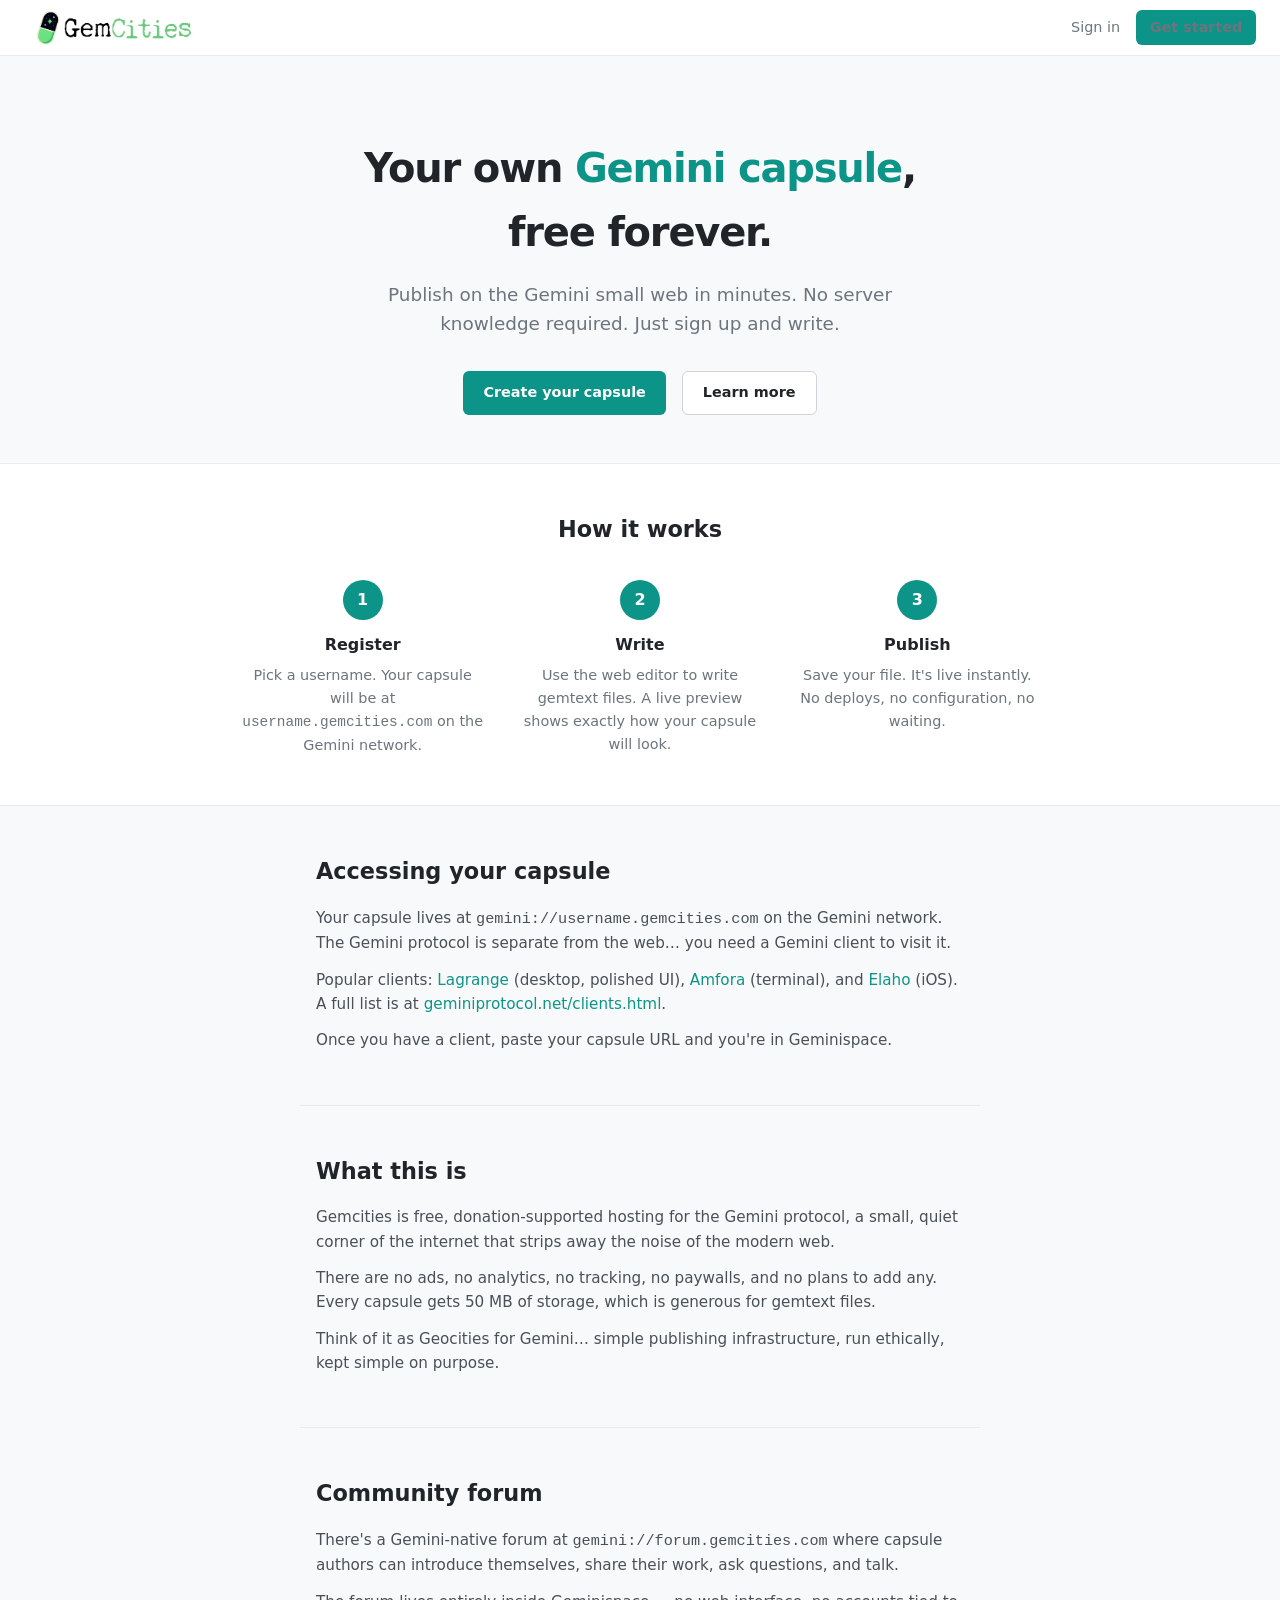
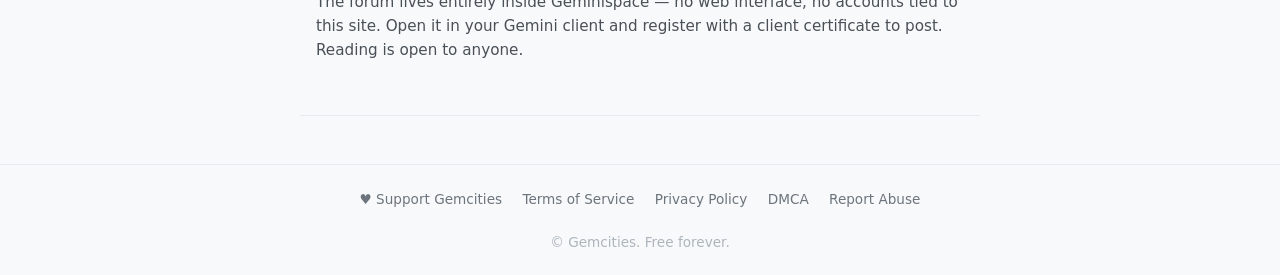
<file: index.html>
<!DOCTYPE html>
<html lang="en">
<head>
  <meta charset="UTF-8">
  <meta name="viewport" content="width=device-width, initial-scale=1.0">
  <title>Gemcities — Free Gemini Capsule Hosting</title>
  <link rel="stylesheet" href="/css/style.css">
</head>
<body>

<nav class="nav">
  <a class="nav-logo" href="/" aria-label="GemCities"><img src="/img/gemcities-logo.png" alt="GemCities"></a>
  <div class="nav-links">
    <a href="/login.html">Sign in</a>
    <a href="/register.html" class="btn btn-primary btn-sm">Get started</a>
  </div>
</nav>

<section class="hero">
  <h1>Your own <span>Gemini capsule</span>,<br>free forever.</h1>
  <p>Publish on the Gemini small web in minutes. No server knowledge required. Just sign up and write.</p>
  <div class="hero-actions">
    <a href="/register.html" class="btn btn-primary">Create your capsule</a>
    <a href="#about" class="btn btn-secondary">Learn more</a>
  </div>
</section>

<section class="steps">
  <div class="steps-inner">
    <h2>How it works</h2>
    <div class="steps-grid">
      <div class="step">
        <div class="step-num">1</div>
        <h3>Register</h3>
        <p>Pick a username. Your capsule will be at <code>username.gemcities.com</code> on the Gemini network.</p>
      </div>
      <div class="step">
        <div class="step-num">2</div>
        <h3>Write</h3>
        <p>Use the web editor to write gemtext files. A live preview shows exactly how your capsule will look.</p>
      </div>
      <div class="step">
        <div class="step-num">3</div>
        <h3>Publish</h3>
        <p>Save your file. It's live instantly. No deploys, no configuration, no waiting.</p>
      </div>
    </div>
  </div>
</section>

<section class="access">
  <h2>Accessing your capsule</h2>
  <p>Your capsule lives at <code>gemini://username.gemcities.com</code> on the Gemini network. The Gemini protocol is separate from the web&hellip; you need a Gemini client to visit it.</p>
  <p>Popular clients: <a href="https://gmi.skyjake.fi/lagrange/" target="_blank" rel="noopener">Lagrange</a> (desktop, polished UI), <a href="https://gitlab.com/tslocum/amfora" target="_blank" rel="noopener">Amfora</a> (terminal), and <a href="https://elaho.app" target="_blank" rel="noopener">Elaho</a> (iOS). A full list is at <a href="https://geminiprotocol.net/clients.html" target="_blank" rel="noopener">geminiprotocol.net/clients.html</a>.</p>
  <p>Once you have a client, paste your capsule URL and you're in Geminispace.</p>
</section>

<section class="about" id="about">
  <h2>What this is</h2>
  <p>Gemcities is free, donation-supported hosting for the Gemini protocol, a small, quiet corner of the internet that strips away the noise of the modern web.</p>
  <p>There are no ads, no analytics, no tracking, no paywalls, and no plans to add any. Every capsule gets 50 MB of storage, which is generous for gemtext files.</p>
  <p>Think of it as Geocities for Gemini&hellip; simple publishing infrastructure, run ethically, kept simple on purpose.</p>
</section>

<section class="about">
  <h2>Community forum</h2>
  <p>There's a Gemini-native forum at <code>gemini://forum.gemcities.com</code> where capsule authors can introduce themselves, share their work, ask questions, and talk.</p>
  <p>The forum lives entirely inside Geminispace — no web interface, no accounts tied to this site. Open it in your Gemini client and register with a client certificate to post. Reading is open to anyone.</p>
</section>

<footer class="footer">
  <a href="https://ko-fi.com/gemcities" target="_blank" rel="noopener">♥ Support Gemcities</a>
  <a href="/terms">Terms of Service</a>
  <a href="/privacy">Privacy Policy</a>
  <a href="/dmca">DMCA</a>
  <a href="/report-abuse">Report Abuse</a>
  <br><br>
  &copy; Gemcities. Free forever.
</footer>

</body>
</html>
</file>
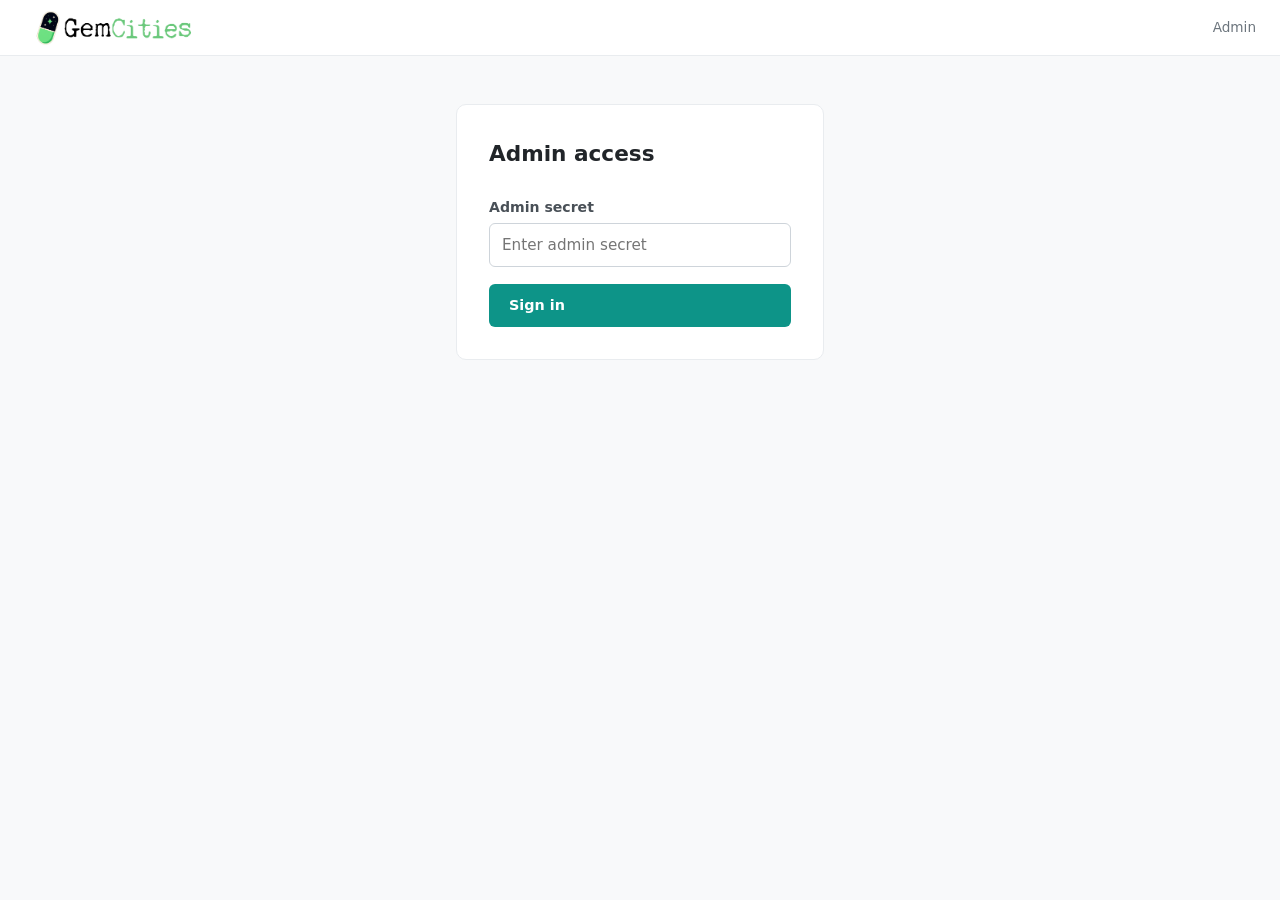
<file: admin.html>
<!DOCTYPE html>
<html lang="en">
<head>
  <meta charset="UTF-8">
  <meta name="viewport" content="width=device-width, initial-scale=1.0">
  <title>Admin — Gemcities</title>
  <link rel="stylesheet" href="/css/style.css">
  <style>
    table { width: 100%; border-collapse: collapse; font-size: 0.875rem; }
    th { text-align: left; padding: 0.5rem 0.75rem; border-bottom: 2px solid #e9ecef; color: #6c757d; font-size: 0.78rem; text-transform: uppercase; letter-spacing: 0.05em; }
    td { padding: 0.5rem 0.75rem; border-bottom: 1px solid #f1f3f5; vertical-align: middle; }
    tr:hover td { background: #f8f9fa; }
    .badge { display: inline-block; padding: 0.2rem 0.5rem; border-radius: 4px; font-size: 0.75rem; font-weight: 600; }
    .badge-ok { background: #d1fae5; color: #065f46; }
    .badge-warn { background: #fef3c7; color: #92400e; }
    .actions { display: flex; gap: 0.4rem; flex-wrap: wrap; }
    .stat { display: inline-block; background: #f8f9fa; border: 1px solid #e9ecef; border-radius: 6px; padding: 0.75rem 1.25rem; margin-right: 0.75rem; margin-bottom: 1rem; }
    .stat-val { font-size: 1.6rem; font-weight: 700; }
    .stat-lbl { font-size: 0.8rem; color: #6c757d; }
    .tab-bar { display: flex; gap: 0; border-bottom: 2px solid #e9ecef; margin-bottom: 1.5rem; }
    .tab-btn { background: none; border: none; border-bottom: 3px solid transparent; padding: 0.6rem 1.25rem; font-size: 0.9rem; font-weight: 500; color: #6c757d; cursor: pointer; margin-bottom: -2px; }
    .tab-btn.active { color: #065f46; border-bottom-color: #065f46; }
    .tab-btn:hover:not(.active) { color: #212529; }
    .empty-state { color: #6c757d; font-size: 0.9rem; padding: 2rem 0; text-align: center; }
    .email-list { width: 100%; min-height: 7rem; font-family: monospace; font-size: 0.85rem; }
  </style>
</head>
<body>
<nav class="nav">
  <a class="nav-logo" href="/" aria-label="GemCities"><img src="/img/gemcities-logo.png" alt="GemCities"></a>
  <span style="font-size:0.85rem;color:#6c757d">Admin</span>
</nav>

<!-- Auth gate -->
<div id="auth-gate" class="container" style="max-width:400px;padding-top:3rem">
  <div class="card">
    <h2>Admin access</h2>
    <div id="auth-error" class="alert alert-error" style="display:none">Incorrect secret.</div>
    <div class="form-group">
      <label for="secret-input">Admin secret</label>
      <input id="secret-input" type="password" placeholder="Enter admin secret">
    </div>
    <button class="btn btn-primary" style="width:100%" onclick="tryAuth()">Sign in</button>
  </div>
</div>

<!-- Admin panel -->
<div id="admin-panel" style="display:none;padding:1.5rem">
  <div class="tab-bar">
    <button class="tab-btn active" id="tab-users-btn" onclick="showTab('users')">Users</button>
    <button class="tab-btn" id="tab-optins-btn" onclick="showTab('optins')">Email opt-ins</button>
  </div>

  <div id="tab-users">
    <div id="stats"></div>
    <div style="display:flex;align-items:center;justify-content:space-between;margin-bottom:1rem">
      <h2 style="font-size:1.1rem">Users</h2>
      <button class="btn btn-secondary btn-sm" onclick="loadUsers()">Refresh</button>
    </div>
    <div id="alert-banner" class="alert" style="display:none"></div>
    <div style="overflow-x:auto">
      <table id="user-table">
        <thead>
          <tr>
            <th>Username</th>
            <th>Email</th>
            <th>Verified</th>
            <th>Announcements</th>
            <th>Storage</th>
            <th>Joined</th>
            <th>Actions</th>
          </tr>
        </thead>
        <tbody id="user-tbody"></tbody>
      </table>
    </div>
  </div>

  <div id="tab-optins" style="display:none">
    <div style="display:flex;align-items:center;justify-content:space-between;margin-bottom:1rem">
      <h2 style="font-size:1.1rem">Email opt-ins</h2>
      <div style="display:flex;gap:0.5rem">
        <button class="btn btn-secondary btn-sm" onclick="copyOptInEmails()">Copy emails</button>
        <button class="btn btn-secondary btn-sm" onclick="loadUsers()">Refresh</button>
      </div>
    </div>
    <p style="font-size:0.85rem;color:#6c757d;margin-bottom:1rem">
      Verified users listed here explicitly opted in to occasional GemCities announcements and feedback requests.
    </p>
    <textarea id="optin-email-list" class="email-list" readonly></textarea>
    <div id="optin-table-wrap" style="overflow-x:auto;margin-top:1rem">
      <table>
        <thead>
          <tr>
            <th>Username</th>
            <th>Email</th>
            <th>Verified</th>
            <th>Joined</th>
          </tr>
        </thead>
        <tbody id="optin-tbody"></tbody>
      </table>
    </div>
    <p id="optin-empty" class="empty-state" style="display:none">No users have opted in.</p>
  </div>
</div>

<!-- Change email modal -->
<div class="modal-overlay hidden" id="email-modal">
  <div class="modal">
    <h3>Change email</h3>
    <p style="font-size:0.85rem;color:#6c757d;margin-bottom:1rem">A new verification email will be sent to the updated address.</p>
    <div class="form-group">
      <label>New email address</label>
      <input type="email" id="new-email-input" style="width:100%">
    </div>
    <div class="modal-actions">
      <button class="btn btn-secondary" onclick="closeEmailModal()">Cancel</button>
      <button class="btn btn-primary" onclick="submitEmailChange()">Update</button>
    </div>
  </div>
</div>

<div id="toast"></div>

<script>
let adminSecret = '';
let emailChangeTarget = '';
let cachedUsers = [];
let activeTab = 'users';

const toastEl = document.getElementById('toast');
let toastTimer;
function toast(msg, isError) {
  toastEl.textContent = msg;
  toastEl.style.background = isError ? '#dc3545' : '#212529';
  toastEl.classList.add('show');
  clearTimeout(toastTimer);
  toastTimer = setTimeout(() => toastEl.classList.remove('show'), 3000);
}

function adminFetch(method, path, body) {
  const opts = { method, headers: { 'X-Admin-Token': adminSecret } };
  if (body) { opts.headers['Content-Type'] = 'application/json'; opts.body = JSON.stringify(body); }
  return fetch(path, opts).then(async r => {
    const data = await r.json().catch(() => ({}));
    if (!r.ok) throw data;
    return data;
  });
}

async function tryAuth() {
  const secret = document.getElementById('secret-input').value.trim();
  if (!secret) return;
  adminSecret = secret;
  try {
    await adminFetch('GET', '/api/admin/users');
    sessionStorage.setItem('adminSecret', secret);
    document.getElementById('auth-gate').style.display = 'none';
    document.getElementById('admin-panel').style.display = 'block';
    loadUsers();
  } catch (e) {
    document.getElementById('auth-error').style.display = 'block';
    adminSecret = '';
  }
}

document.getElementById('secret-input').addEventListener('keydown', e => {
  if (e.key === 'Enter') tryAuth();
});

function showTab(name) {
  activeTab = name;
  document.getElementById('tab-users').style.display = name === 'users' ? '' : 'none';
  document.getElementById('tab-optins').style.display = name === 'optins' ? '' : 'none';
  document.getElementById('tab-users-btn').classList.toggle('active', name === 'users');
  document.getElementById('tab-optins-btn').classList.toggle('active', name === 'optins');
  if (name === 'optins') renderOptIns(cachedUsers);
}

function fmtStorage(bytes) {
  if (bytes < 1024) return bytes + ' B';
  if (bytes < 1048576) return (bytes/1024).toFixed(1) + ' KB';
  return (bytes/1048576).toFixed(2) + ' MB';
}

async function loadUsers() {
  const users = await adminFetch('GET', '/api/admin/users').catch(() => []);
  cachedUsers = users;
  const tbody = document.getElementById('user-tbody');
  tbody.innerHTML = '';

  const total = users.length;
  const verified = users.filter(u => u.email_verified).length;
  const optedIn = users.filter(u => u.announcement_opt_in).length;
  document.getElementById('stats').innerHTML =
    `<div class="stat"><div class="stat-val">${total}</div><div class="stat-lbl">Total users</div></div>` +
    `<div class="stat"><div class="stat-val">${verified}</div><div class="stat-lbl">Verified</div></div>` +
    `<div class="stat"><div class="stat-val">${total - verified}</div><div class="stat-lbl">Unverified</div></div>` +
    `<div class="stat"><div class="stat-val">${optedIn}</div><div class="stat-lbl">Email opt-ins</div></div>`;

  for (const u of users) {
    const tr = document.createElement('tr');
    tr.innerHTML = `
      <td><strong>${esc(u.username)}</strong></td>
      <td>${esc(u.email)}</td>
      <td><span class="badge ${u.email_verified ? 'badge-ok' : 'badge-warn'}">${u.email_verified ? 'Verified' : 'Pending'}</span></td>
      <td><span class="badge ${u.announcement_opt_in ? 'badge-ok' : 'badge-warn'}">${u.announcement_opt_in ? 'Yes' : 'No'}</span></td>
      <td>${fmtStorage(u.storage_bytes)}</td>
      <td>${esc(u.created_at)}</td>
      <td class="actions">
        ${!u.email_verified ? `<button class="btn btn-secondary btn-sm" onclick="resend('${esc(u.username)}')">Resend email</button>` : ''}
        ${!u.email_verified ? `<button class="btn btn-secondary btn-sm" onclick="forceVerify('${esc(u.username)}')">Force verify</button>` : ''}
        <button class="btn btn-secondary btn-sm" onclick="openEmailModal('${esc(u.username)}')">Change email</button>
        <button class="btn btn-danger btn-sm" onclick="deleteUser('${esc(u.username)}')">Delete</button>
      </td>`;
    tbody.appendChild(tr);
  }
  if (activeTab === 'optins') renderOptIns(users);
}

function renderOptIns(users) {
  const optedIn = users.filter(u => u.announcement_opt_in && u.email_verified);
  const emails = optedIn.map(u => u.email).join('\n');
  document.getElementById('optin-email-list').value = emails;
  document.getElementById('optin-empty').style.display = optedIn.length === 0 ? '' : 'none';
  document.getElementById('optin-table-wrap').style.display = optedIn.length === 0 ? 'none' : '';

  const tbody = document.getElementById('optin-tbody');
  tbody.innerHTML = '';
  for (const u of optedIn) {
    const tr = document.createElement('tr');
    tr.innerHTML = `
      <td><strong>${esc(u.username)}</strong></td>
      <td>${esc(u.email)}</td>
      <td><span class="badge ${u.email_verified ? 'badge-ok' : 'badge-warn'}">${u.email_verified ? 'Verified' : 'Pending'}</span></td>
      <td>${esc(u.created_at)}</td>`;
    tbody.appendChild(tr);
  }
}

async function copyOptInEmails() {
  const list = document.getElementById('optin-email-list');
  if (!list.value.trim()) {
    toast('No opt-in emails to copy', true);
    return;
  }
  try {
    await navigator.clipboard.writeText(list.value);
  } catch (_) {
    list.focus();
    list.select();
    document.execCommand('copy');
  }
  toast('Opt-in emails copied');
}

async function deleteUser(username) {
  if (!confirm(`Delete user "${username}" and all their files? This cannot be undone.`)) return;
  try {
    await adminFetch('DELETE', `/api/admin/users/${username}`);
    toast(`${username} deleted`);
    loadUsers();
  } catch (e) { toast('Delete failed', true); }
}

async function forceVerify(username) {
  try {
    await adminFetch('POST', `/api/admin/users/${username}/verify`);
    toast(`${username} verified`);
    loadUsers();
  } catch (e) { toast('Failed', true); }
}

async function resend(username) {
  try {
    await adminFetch('POST', `/api/admin/users/${username}/resend`);
    toast(`Verification email resent to ${username}`);
  } catch (e) { toast(e.error === 'ALREADY_VERIFIED' ? 'Already verified' : 'Failed', true); }
}

function openEmailModal(username) {
  emailChangeTarget = username;
  document.getElementById('new-email-input').value = '';
  document.getElementById('email-modal').classList.remove('hidden');
  document.getElementById('new-email-input').focus();
}

function closeEmailModal() {
  document.getElementById('email-modal').classList.add('hidden');
}

async function submitEmailChange() {
  const email = document.getElementById('new-email-input').value.trim();
  if (!email) return;
  try {
    await adminFetch('POST', `/api/admin/users/${emailChangeTarget}/email`, { email });
    toast(`Email updated for ${emailChangeTarget}`);
    closeEmailModal();
    loadUsers();
  } catch (e) {
    toast(e.error === 'EMAIL_TAKEN' ? 'Email already in use' : 'Failed', true);
  }
}

function esc(s) {
  return String(s).replace(/&/g,'&amp;').replace(/</g,'&lt;').replace(/>/g,'&gt;').replace(/"/g,'&quot;');
}

// Auto-restore session
const saved = sessionStorage.getItem('adminSecret');
if (saved) {
  adminSecret = saved;
  adminFetch('GET', '/api/admin/users').then(() => {
    document.getElementById('auth-gate').style.display = 'none';
    document.getElementById('admin-panel').style.display = 'block';
    loadUsers();
  }).catch(() => { adminSecret = ''; sessionStorage.removeItem('adminSecret'); });
}
</script>
</body>
</html>
</file>
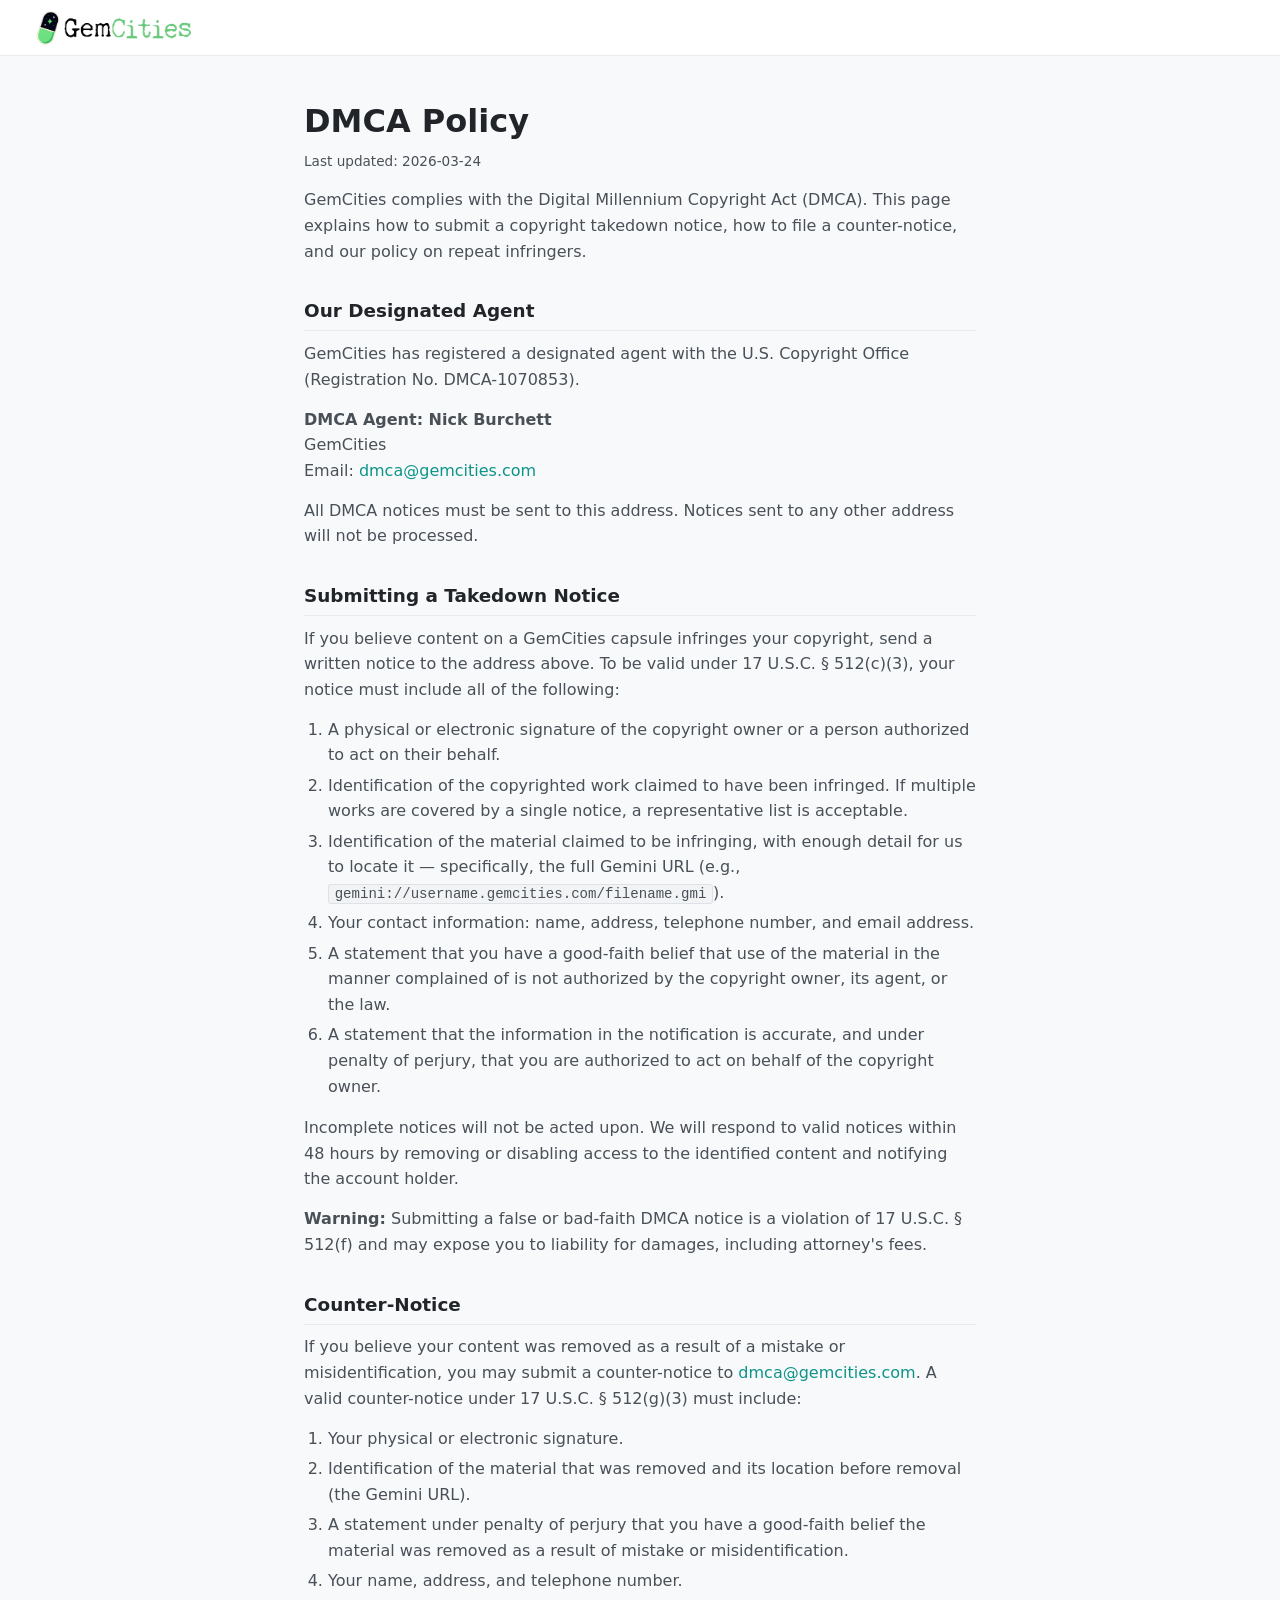
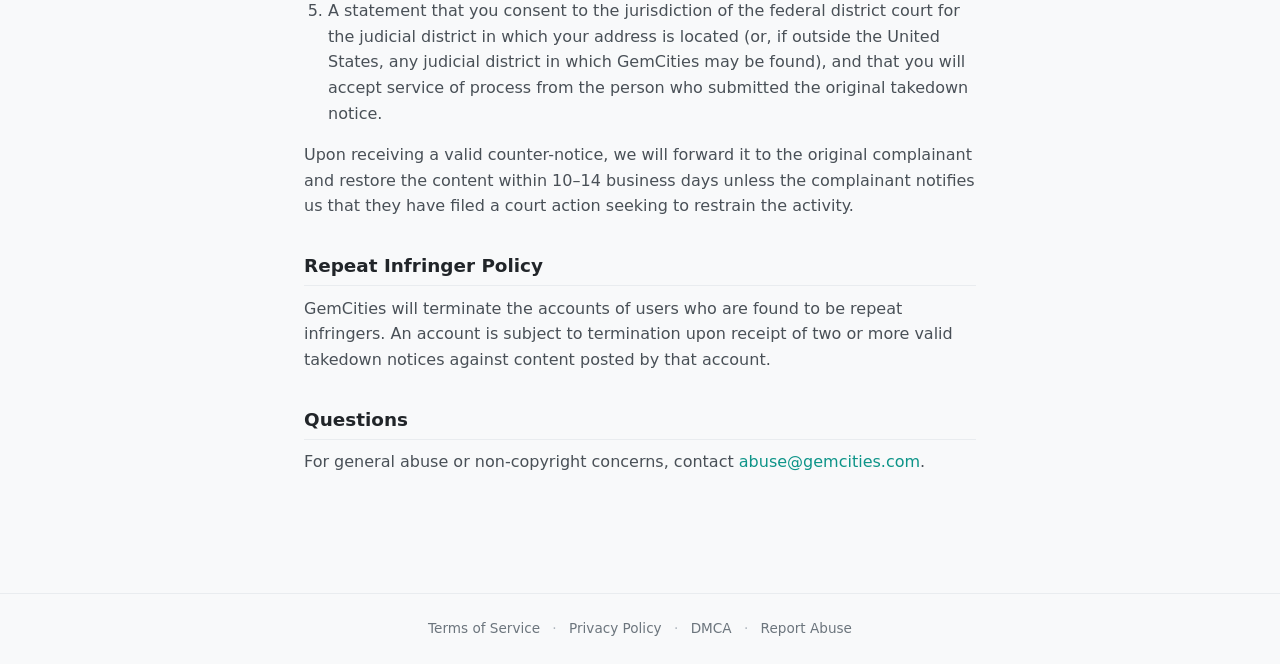
<file: dmca.html>
<!DOCTYPE html>
<html lang="en">
<head>
  <meta charset="UTF-8">
  <meta name="viewport" content="width=device-width, initial-scale=1.0">
  <title>DMCA Policy — GemCities</title>
  <link rel="stylesheet" href="/static/style.css">
</head>
<body>
  <header>
    <a href="/" class="site-name" aria-label="GemCities"><img src="/img/gemcities-logo.png" alt="GemCities"></a>
  </header>

  <main class="prose">
    <h1>DMCA Policy</h1>
    <p class="updated">Last updated: 2026-03-24</p>

    <p>GemCities complies with the Digital Millennium Copyright Act (DMCA). This page explains how to submit a copyright takedown notice, how to file a counter-notice, and our policy on repeat infringers.</p>

    <h2>Our Designated Agent</h2>
    <p>GemCities has registered a designated agent with the U.S. Copyright Office (Registration No. DMCA-1070853).</p>
    <p>
      <strong>DMCA Agent: Nick Burchett</strong><br>
      GemCities<br>
      Email: <a href="mailto:dmca@gemcities.com">dmca@gemcities.com</a>
    </p>
    <p>All DMCA notices must be sent to this address. Notices sent to any other address will not be processed.</p>

    <h2>Submitting a Takedown Notice</h2>
    <p>If you believe content on a GemCities capsule infringes your copyright, send a written notice to the address above. To be valid under 17 U.S.C. § 512(c)(3), your notice must include all of the following:</p>
    <ol>
      <li>A physical or electronic signature of the copyright owner or a person authorized to act on their behalf.</li>
      <li>Identification of the copyrighted work claimed to have been infringed. If multiple works are covered by a single notice, a representative list is acceptable.</li>
      <li>Identification of the material claimed to be infringing, with enough detail for us to locate it — specifically, the full Gemini URL (e.g., <code>gemini://username.gemcities.com/filename.gmi</code>).</li>
      <li>Your contact information: name, address, telephone number, and email address.</li>
      <li>A statement that you have a good-faith belief that use of the material in the manner complained of is not authorized by the copyright owner, its agent, or the law.</li>
      <li>A statement that the information in the notification is accurate, and under penalty of perjury, that you are authorized to act on behalf of the copyright owner.</li>
    </ol>
    <p>Incomplete notices will not be acted upon. We will respond to valid notices within 48 hours by removing or disabling access to the identified content and notifying the account holder.</p>
    <p><strong>Warning:</strong> Submitting a false or bad-faith DMCA notice is a violation of 17 U.S.C. § 512(f) and may expose you to liability for damages, including attorney's fees.</p>

    <h2>Counter-Notice</h2>
    <p>If you believe your content was removed as a result of a mistake or misidentification, you may submit a counter-notice to <a href="mailto:dmca@gemcities.com">dmca@gemcities.com</a>. A valid counter-notice under 17 U.S.C. § 512(g)(3) must include:</p>
    <ol>
      <li>Your physical or electronic signature.</li>
      <li>Identification of the material that was removed and its location before removal (the Gemini URL).</li>
      <li>A statement under penalty of perjury that you have a good-faith belief the material was removed as a result of mistake or misidentification.</li>
      <li>Your name, address, and telephone number.</li>
      <li>A statement that you consent to the jurisdiction of the federal district court for the judicial district in which your address is located (or, if outside the United States, any judicial district in which GemCities may be found), and that you will accept service of process from the person who submitted the original takedown notice.</li>
    </ol>
    <p>Upon receiving a valid counter-notice, we will forward it to the original complainant and restore the content within 10–14 business days unless the complainant notifies us that they have filed a court action seeking to restrain the activity.</p>

    <h2>Repeat Infringer Policy</h2>
    <p>GemCities will terminate the accounts of users who are found to be repeat infringers. An account is subject to termination upon receipt of two or more valid takedown notices against content posted by that account.</p>

    <h2>Questions</h2>
    <p>For general abuse or non-copyright concerns, contact <a href="mailto:abuse@gemcities.com">abuse@gemcities.com</a>.</p>
  </main>

  <footer>
    <a href="/terms">Terms of Service</a> ·
    <a href="/privacy">Privacy Policy</a> ·
    <a href="/dmca">DMCA</a> ·
    <a href="/report-abuse">Report Abuse</a>
  </footer>
</body>
</html>
</file>
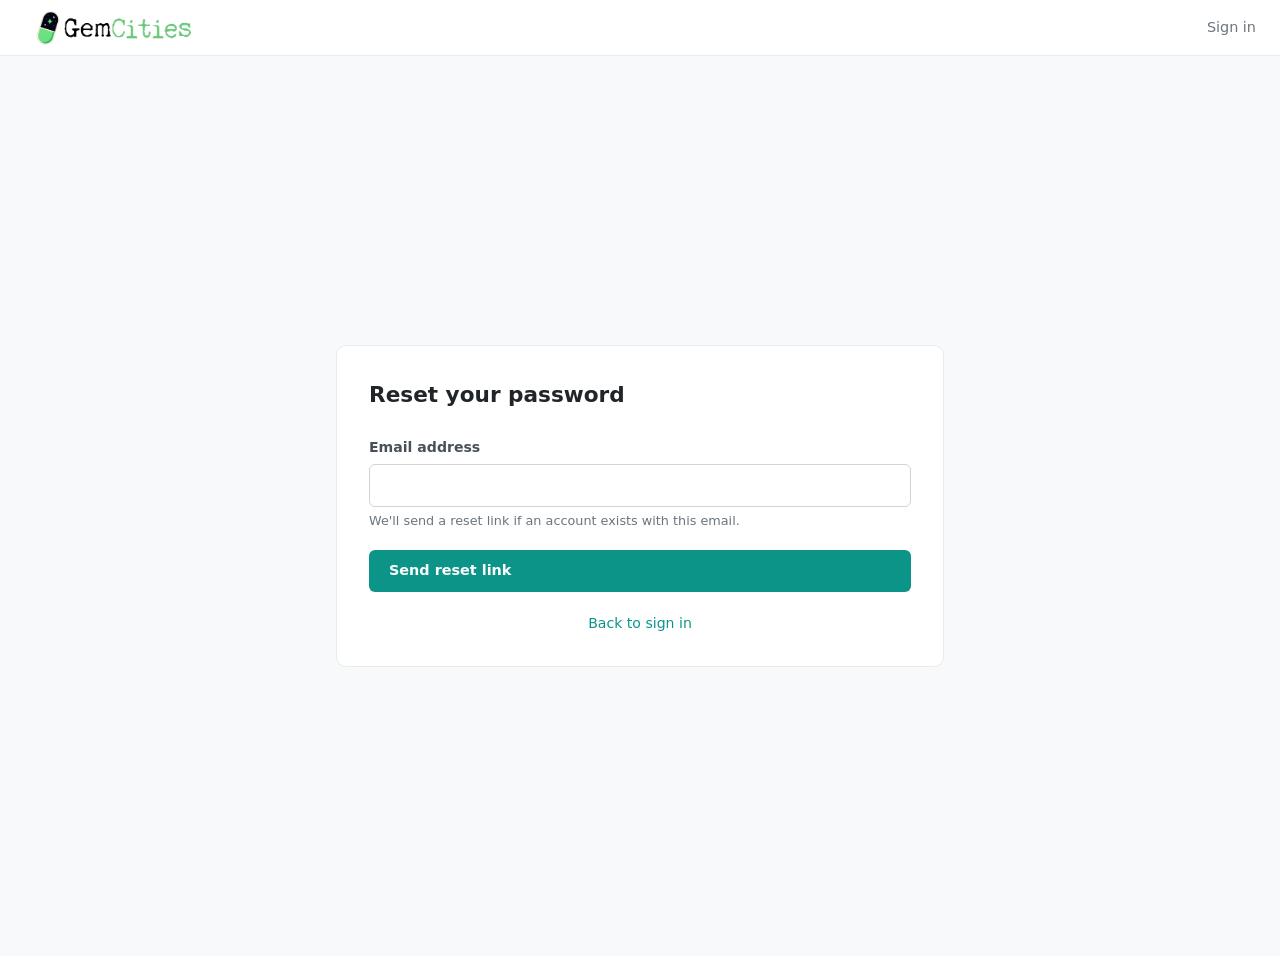
<file: forgot-password.html>
<!DOCTYPE html>
<html lang="en">
<head>
  <meta charset="UTF-8">
  <meta name="viewport" content="width=device-width, initial-scale=1.0">
  <title>Reset Password — Gemcities</title>
  <link rel="stylesheet" href="/css/style.css">
</head>
<body>
<nav class="nav">
  <a class="nav-logo" href="/" aria-label="GemCities"><img src="/img/gemcities-logo.png" alt="GemCities"></a>
  <div class="nav-links"><a href="/login.html">Sign in</a></div>
</nav>
<div class="container page-center">
  <div class="card">
    <h2>Reset your password</h2>
    <div id="alert" class="alert" style="display:none"></div>
    <form id="form">
      <div class="form-group">
        <label for="email">Email address</label>
        <input id="email" type="email" autocomplete="email" required>
        <div class="form-hint">We'll send a reset link if an account exists with this email.</div>
      </div>
      <button type="submit" class="btn btn-primary" id="submit-btn" style="width:100%">Send reset link</button>
    </form>
    <div class="form-footer"><a href="/login.html">Back to sign in</a></div>
  </div>
</div>
<script src="/js/api.js"></script>
<script>
  document.getElementById('form').addEventListener('submit', async (e) => {
    e.preventDefault();
    const alert = document.getElementById('alert');
    const btn   = document.getElementById('submit-btn');
    btn.disabled = true;
    btn.textContent = 'Sending…';
    await api.requestReset(document.getElementById('email').value.trim()).catch(() => {});
    alert.className = 'alert alert-success';
    alert.textContent = 'If an account exists with that email, a reset link has been sent.';
    alert.style.display = 'block';
    document.getElementById('form').style.display = 'none';
  });
</script>
</body>
</html>
</file>
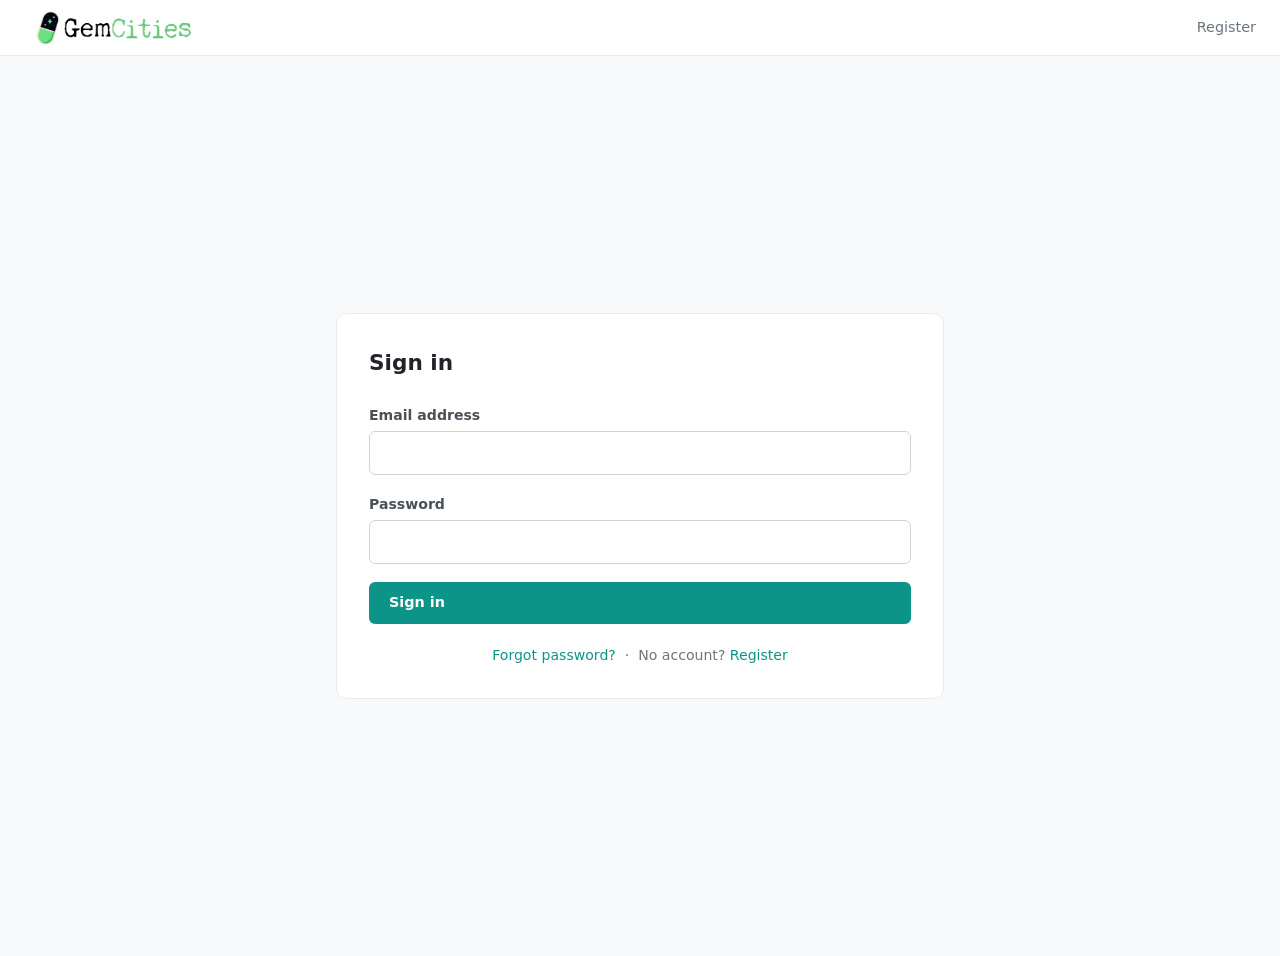
<file: login.html>
<!DOCTYPE html>
<html lang="en">
<head>
  <meta charset="UTF-8">
  <meta name="viewport" content="width=device-width, initial-scale=1.0">
  <title>Sign in — Gemcities</title>
  <link rel="stylesheet" href="/css/style.css">
</head>
<body>
<nav class="nav">
  <a class="nav-logo" href="/" aria-label="GemCities"><img src="/img/gemcities-logo.png" alt="GemCities"></a>
  <div class="nav-links"><a href="/register.html">Register</a></div>
</nav>
<div class="container page-center">
  <div class="card">
    <h2>Sign in</h2>
    <div id="alert" class="alert" style="display:none"></div>
    <form id="form">
      <div class="form-group">
        <label for="email">Email address</label>
        <input id="email" type="email" autocomplete="email" required>
      </div>
      <div class="form-group">
        <label for="password">Password</label>
        <input id="password" type="password" autocomplete="current-password" required>
      </div>
      <button type="submit" class="btn btn-primary" id="submit-btn" style="width:100%">Sign in</button>
    </form>
    <div class="form-footer">
      <a href="/forgot-password.html">Forgot password?</a>
      &nbsp;·&nbsp;
      No account? <a href="/register.html">Register</a>
    </div>
  </div>
</div>
<script src="/js/api.js"></script>
<script>
  document.getElementById('form').addEventListener('submit', async (e) => {
    e.preventDefault();
    const alert = document.getElementById('alert');
    const btn   = document.getElementById('submit-btn');
    alert.style.display = 'none';
    btn.disabled = true;
    btn.textContent = 'Signing in…';
    try {
      await api.login(
        document.getElementById('email').value.trim(),
        document.getElementById('password').value
      );
      window.location.href = '/editor.html';
    } catch (err) {
      const msgs = {
        INVALID_CREDENTIALS: 'Incorrect email or password.',
        EMAIL_NOT_VERIFIED:  'Please verify your email address before signing in.',
        RATE_LIMITED:        'Too many attempts. Please wait a minute and try again.',
      };
      alert.className = 'alert alert-error';
      alert.textContent = msgs[err.error] || 'Something went wrong. Please try again.';
      alert.style.display = 'block';
      btn.disabled = false;
      btn.textContent = 'Sign in';
    }
  });
</script>
</body>
</html>
</file>
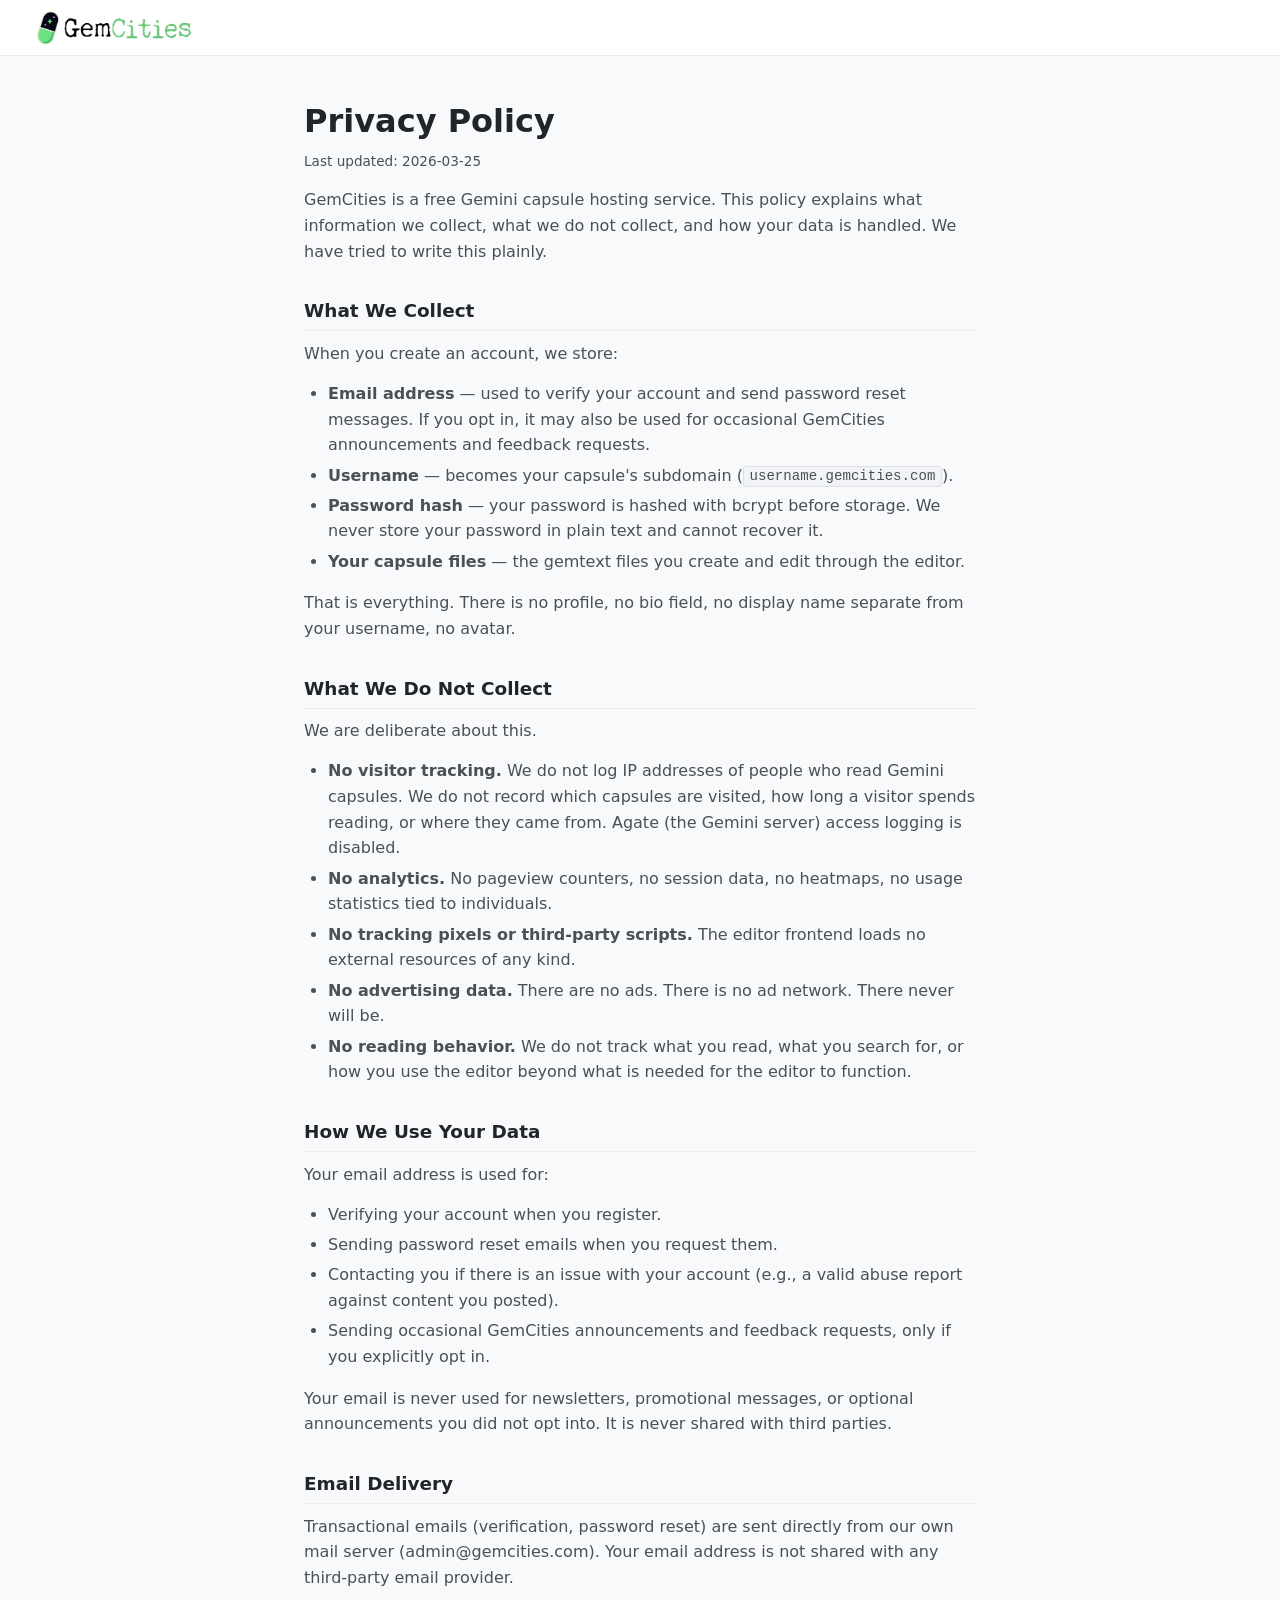
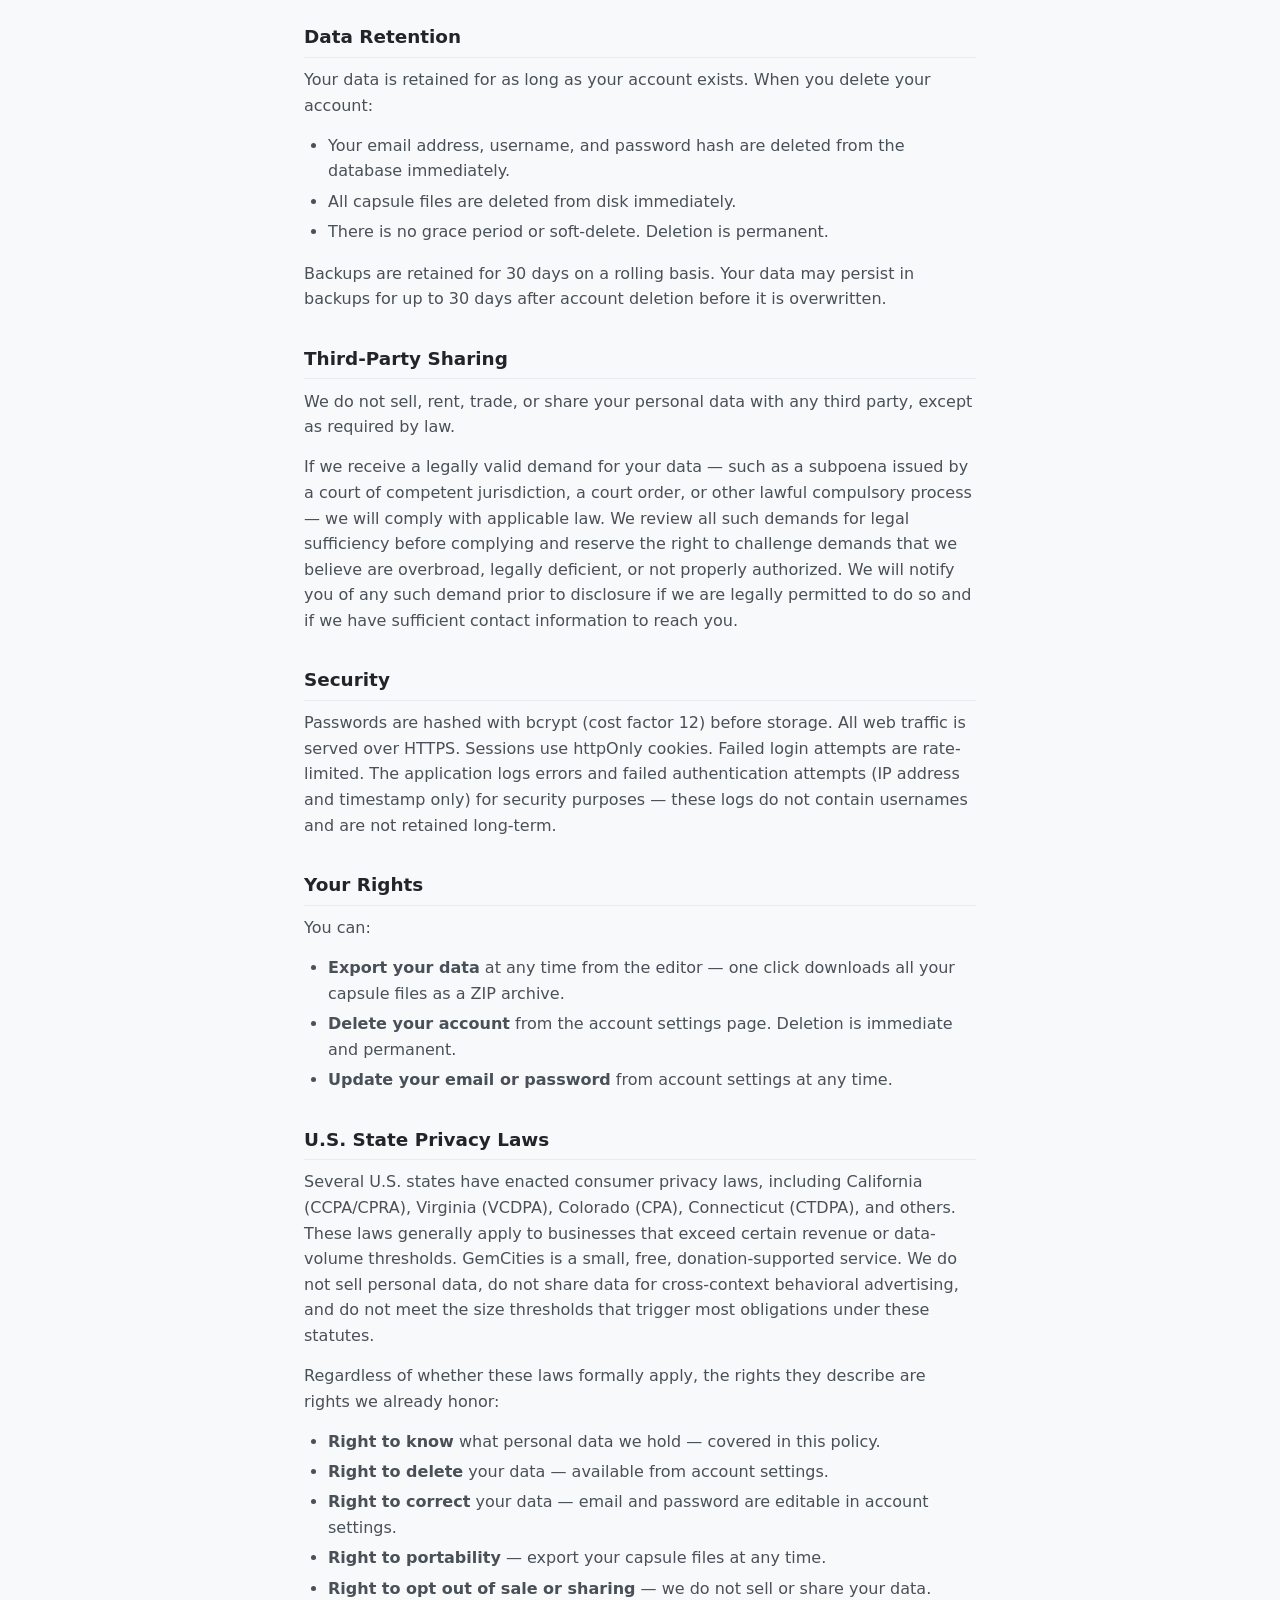
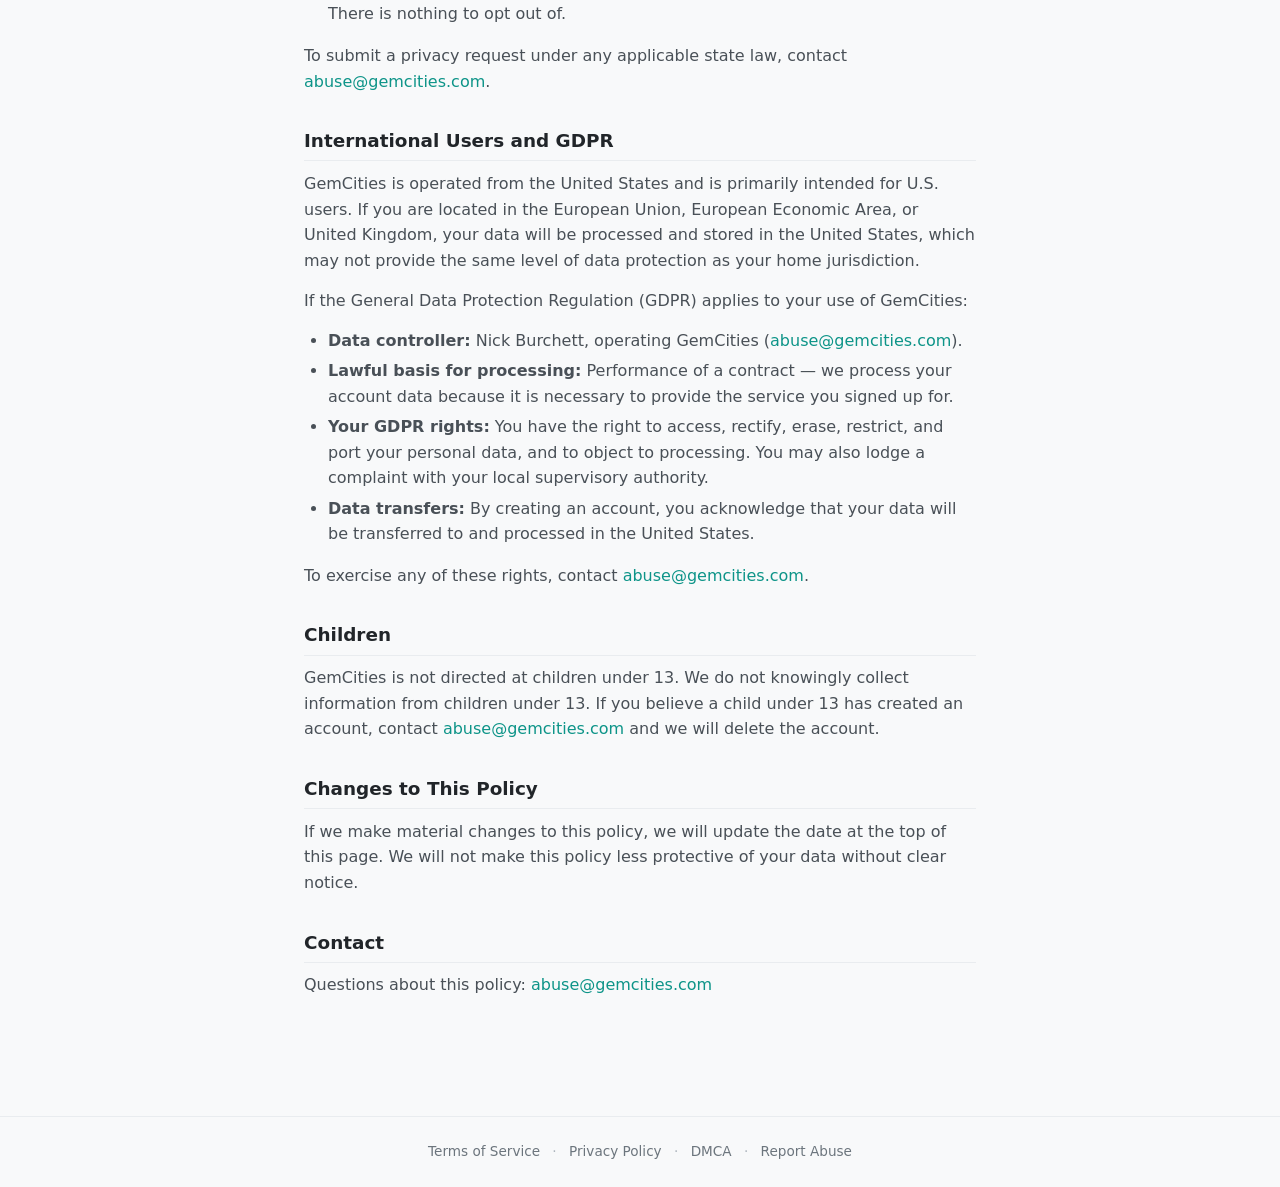
<file: privacy.html>
<!DOCTYPE html>
<html lang="en">
<head>
  <meta charset="UTF-8">
  <meta name="viewport" content="width=device-width, initial-scale=1.0">
  <title>Privacy Policy — GemCities</title>
  <link rel="stylesheet" href="/static/style.css">
</head>
<body>
  <header>
    <a href="/" class="site-name" aria-label="GemCities"><img src="/img/gemcities-logo.png" alt="GemCities"></a>
  </header>

  <main class="prose">
    <h1>Privacy Policy</h1>
    <p class="updated">Last updated: 2026-03-25</p>

    <p>GemCities is a free Gemini capsule hosting service. This policy explains what information we collect, what we do not collect, and how your data is handled. We have tried to write this plainly.</p>

    <h2>What We Collect</h2>
    <p>When you create an account, we store:</p>
    <ul>
      <li><strong>Email address</strong> — used to verify your account and send password reset messages. If you opt in, it may also be used for occasional GemCities announcements and feedback requests.</li>
      <li><strong>Username</strong> — becomes your capsule's subdomain (<code>username.gemcities.com</code>).</li>
      <li><strong>Password hash</strong> — your password is hashed with bcrypt before storage. We never store your password in plain text and cannot recover it.</li>
      <li><strong>Your capsule files</strong> — the gemtext files you create and edit through the editor.</li>
    </ul>
    <p>That is everything. There is no profile, no bio field, no display name separate from your username, no avatar.</p>

    <h2>What We Do Not Collect</h2>
    <p>We are deliberate about this.</p>
    <ul>
      <li><strong>No visitor tracking.</strong> We do not log IP addresses of people who read Gemini capsules. We do not record which capsules are visited, how long a visitor spends reading, or where they came from. Agate (the Gemini server) access logging is disabled.</li>
      <li><strong>No analytics.</strong> No pageview counters, no session data, no heatmaps, no usage statistics tied to individuals.</li>
      <li><strong>No tracking pixels or third-party scripts.</strong> The editor frontend loads no external resources of any kind.</li>
      <li><strong>No advertising data.</strong> There are no ads. There is no ad network. There never will be.</li>
      <li><strong>No reading behavior.</strong> We do not track what you read, what you search for, or how you use the editor beyond what is needed for the editor to function.</li>
    </ul>

    <h2>How We Use Your Data</h2>
    <p>Your email address is used for:</p>
    <ul>
      <li>Verifying your account when you register.</li>
      <li>Sending password reset emails when you request them.</li>
      <li>Contacting you if there is an issue with your account (e.g., a valid abuse report against content you posted).</li>
      <li>Sending occasional GemCities announcements and feedback requests, only if you explicitly opt in.</li>
    </ul>
    <p>Your email is never used for newsletters, promotional messages, or optional announcements you did not opt into. It is never shared with third parties.</p>

    <h2>Email Delivery</h2>
    <p>Transactional emails (verification, password reset) are sent directly from our own mail server (admin@gemcities.com). Your email address is not shared with any third-party email provider.</p>

    <h2>Data Retention</h2>
    <p>Your data is retained for as long as your account exists. When you delete your account:</p>
    <ul>
      <li>Your email address, username, and password hash are deleted from the database immediately.</li>
      <li>All capsule files are deleted from disk immediately.</li>
      <li>There is no grace period or soft-delete. Deletion is permanent.</li>
    </ul>
    <p>Backups are retained for 30 days on a rolling basis. Your data may persist in backups for up to 30 days after account deletion before it is overwritten.</p>

    <h2>Third-Party Sharing</h2>
    <p>We do not sell, rent, trade, or share your personal data with any third party, except as required by law.</p>
    <p>If we receive a legally valid demand for your data — such as a subpoena issued by a court of competent jurisdiction, a court order, or other lawful compulsory process — we will comply with applicable law. We review all such demands for legal sufficiency before complying and reserve the right to challenge demands that we believe are overbroad, legally deficient, or not properly authorized. We will notify you of any such demand prior to disclosure if we are legally permitted to do so and if we have sufficient contact information to reach you.</p>

    <h2>Security</h2>
    <p>Passwords are hashed with bcrypt (cost factor 12) before storage. All web traffic is served over HTTPS. Sessions use httpOnly cookies. Failed login attempts are rate-limited. The application logs errors and failed authentication attempts (IP address and timestamp only) for security purposes — these logs do not contain usernames and are not retained long-term.</p>

    <h2>Your Rights</h2>
    <p>You can:</p>
    <ul>
      <li><strong>Export your data</strong> at any time from the editor — one click downloads all your capsule files as a ZIP archive.</li>
      <li><strong>Delete your account</strong> from the account settings page. Deletion is immediate and permanent.</li>
      <li><strong>Update your email or password</strong> from account settings at any time.</li>
    </ul>

    <h2>U.S. State Privacy Laws</h2>
    <p>Several U.S. states have enacted consumer privacy laws, including California (CCPA/CPRA), Virginia (VCDPA), Colorado (CPA), Connecticut (CTDPA), and others. These laws generally apply to businesses that exceed certain revenue or data-volume thresholds. GemCities is a small, free, donation-supported service. We do not sell personal data, do not share data for cross-context behavioral advertising, and do not meet the size thresholds that trigger most obligations under these statutes.</p>
    <p>Regardless of whether these laws formally apply, the rights they describe are rights we already honor:</p>
    <ul>
      <li><strong>Right to know</strong> what personal data we hold — covered in this policy.</li>
      <li><strong>Right to delete</strong> your data — available from account settings.</li>
      <li><strong>Right to correct</strong> your data — email and password are editable in account settings.</li>
      <li><strong>Right to portability</strong> — export your capsule files at any time.</li>
      <li><strong>Right to opt out of sale or sharing</strong> — we do not sell or share your data. There is nothing to opt out of.</li>
    </ul>
    <p>To submit a privacy request under any applicable state law, contact <a href="mailto:abuse@gemcities.com">abuse@gemcities.com</a>.</p>

    <h2>International Users and GDPR</h2>
    <p>GemCities is operated from the United States and is primarily intended for U.S. users. If you are located in the European Union, European Economic Area, or United Kingdom, your data will be processed and stored in the United States, which may not provide the same level of data protection as your home jurisdiction.</p>
    <p>If the General Data Protection Regulation (GDPR) applies to your use of GemCities:</p>
    <ul>
      <li><strong>Data controller:</strong> Nick Burchett, operating GemCities (<a href="mailto:abuse@gemcities.com">abuse@gemcities.com</a>).</li>
      <li><strong>Lawful basis for processing:</strong> Performance of a contract — we process your account data because it is necessary to provide the service you signed up for.</li>
      <li><strong>Your GDPR rights:</strong> You have the right to access, rectify, erase, restrict, and port your personal data, and to object to processing. You may also lodge a complaint with your local supervisory authority.</li>
      <li><strong>Data transfers:</strong> By creating an account, you acknowledge that your data will be transferred to and processed in the United States.</li>
    </ul>
    <p>To exercise any of these rights, contact <a href="mailto:abuse@gemcities.com">abuse@gemcities.com</a>.</p>

    <h2>Children</h2>
    <p>GemCities is not directed at children under 13. We do not knowingly collect information from children under 13. If you believe a child under 13 has created an account, contact <a href="mailto:abuse@gemcities.com">abuse@gemcities.com</a> and we will delete the account.</p>

    <h2>Changes to This Policy</h2>
    <p>If we make material changes to this policy, we will update the date at the top of this page. We will not make this policy less protective of your data without clear notice.</p>

    <h2>Contact</h2>
    <p>Questions about this policy: <a href="mailto:abuse@gemcities.com">abuse@gemcities.com</a></p>
  </main>

  <footer>
    <a href="/terms">Terms of Service</a> ·
    <a href="/privacy">Privacy Policy</a> ·
    <a href="/dmca">DMCA</a> ·
    <a href="/report-abuse">Report Abuse</a>
  </footer>
</body>
</html>
</file>
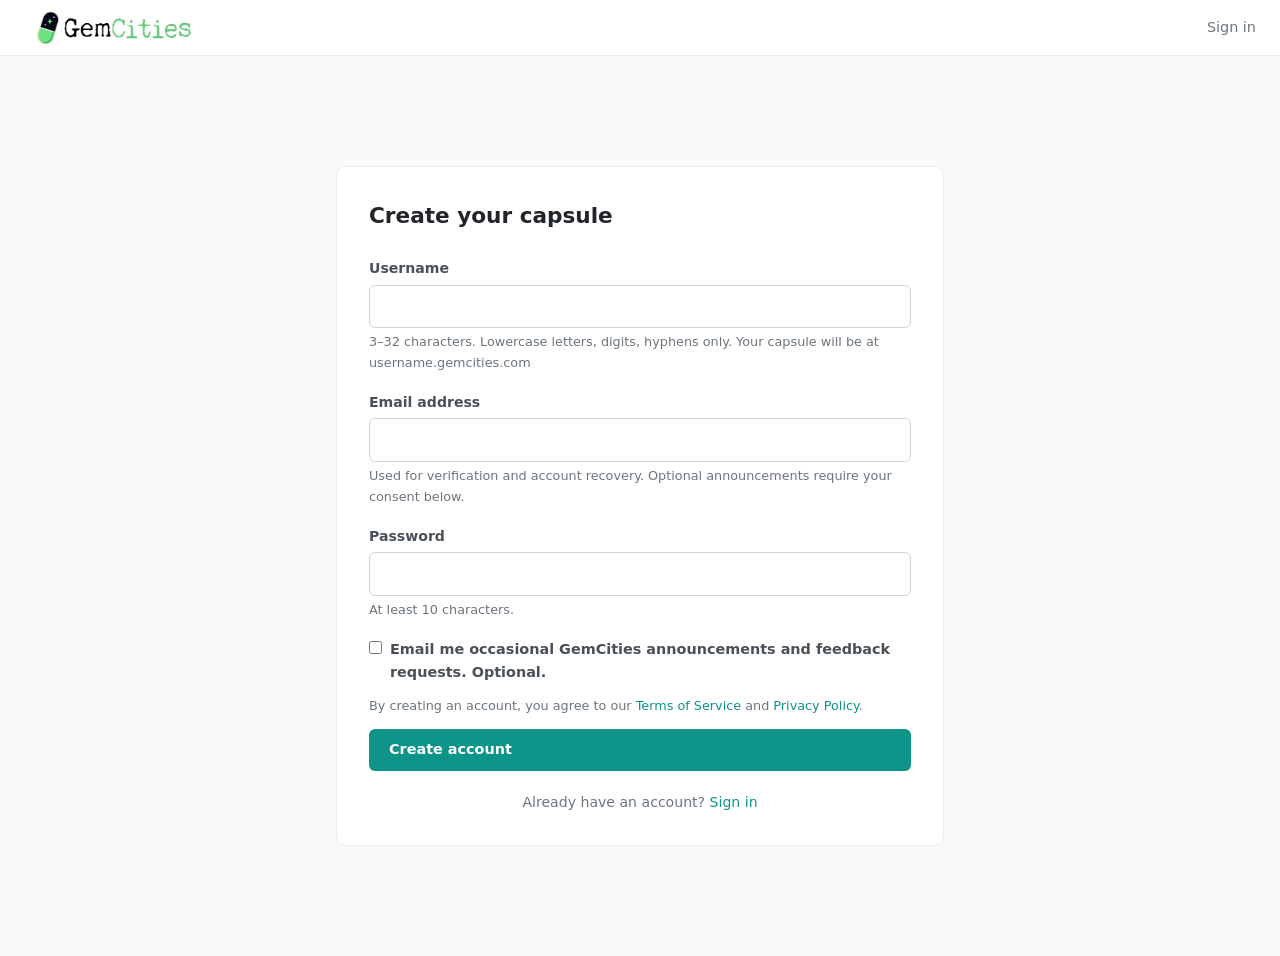
<file: register.html>
<!DOCTYPE html>
<html lang="en">
<head>
  <meta charset="UTF-8">
  <meta name="viewport" content="width=device-width, initial-scale=1.0">
  <title>Register — Gemcities</title>
  <link rel="stylesheet" href="/css/style.css">
</head>
<body>
<nav class="nav">
  <a class="nav-logo" href="/" aria-label="GemCities"><img src="/img/gemcities-logo.png" alt="GemCities"></a>
  <div class="nav-links"><a href="/login.html">Sign in</a></div>
</nav>
<div class="container page-center">
  <div class="card">
    <h2>Create your capsule</h2>
    <div id="alert" class="alert" style="display:none"></div>
    <form id="form">
      <div class="form-group">
        <label for="username">Username</label>
        <input id="username" type="text" autocomplete="username" spellcheck="false" required>
        <div class="form-hint">3–32 characters. Lowercase letters, digits, hyphens only. Your capsule will be at <span id="preview-url">username.gemcities.com</span></div>
      </div>
      <div class="form-group">
        <label for="email">Email address</label>
        <input id="email" type="email" autocomplete="email" required>
        <div class="form-hint">Used for verification and account recovery. Optional announcements require your consent below.</div>
      </div>
      <div class="form-group">
        <label for="password">Password</label>
        <input id="password" type="password" autocomplete="new-password" required minlength="10">
        <div class="form-hint">At least 10 characters.</div>
      </div>
      <div class="form-group" aria-hidden="true" style="position:absolute;left:-10000px;top:auto;width:1px;height:1px;overflow:hidden">
        <label for="website">Website</label>
        <input id="website" type="text" name="website" tabindex="-1" autocomplete="off">
      </div>
      <label style="display:flex;gap:0.5rem;align-items:flex-start;font-size:0.9rem;margin-bottom:0.75rem">
        <input id="announcement-opt-in" type="checkbox" style="margin-top:0.2rem">
        <span>Email me occasional GemCities announcements and feedback requests. Optional.</span>
      </label>
      <p class="form-hint" style="margin-bottom:0.75rem">By creating an account, you agree to our <a href="/terms">Terms of Service</a> and <a href="/privacy">Privacy Policy</a>.</p>
      <button type="submit" class="btn btn-primary" id="submit-btn" style="width:100%">Create account</button>
    </form>
    <div class="form-footer">Already have an account? <a href="/login.html">Sign in</a></div>
  </div>
</div>
<script src="/js/api.js"></script>
<script>
  const usernameInput = document.getElementById('username');
  const previewUrl    = document.getElementById('preview-url');
  usernameInput.addEventListener('input', () => {
    const v = usernameInput.value.toLowerCase().replace(/[^a-z0-9-]/g, '');
    previewUrl.textContent = (v || 'username') + '.gemcities.com';
  });

  document.getElementById('form').addEventListener('submit', async (e) => {
    e.preventDefault();
    const alert   = document.getElementById('alert');
    const btn     = document.getElementById('submit-btn');
    const username = usernameInput.value.toLowerCase().trim();
    const email    = document.getElementById('email').value.trim();
    const password = document.getElementById('password').value;
    const announcementOptIn = document.getElementById('announcement-opt-in').checked;
    const website = document.getElementById('website').value;
    alert.style.display = 'none';
    btn.disabled = true;
    btn.textContent = 'Creating account…';
    try {
      await api.register(username, email, password, announcementOptIn, website);
      alert.className = 'alert alert-success';
      alert.textContent = 'Account created! Check your email to verify your address before signing in. If you don\'t see it within a few minutes, check your spam folder.';
      alert.style.display = 'block';
      document.getElementById('form').style.display = 'none';
    } catch (err) {
      const msgs = {
        INVALID_USERNAME: 'Invalid username. Use 3–32 lowercase letters, digits, or hyphens.',
        USERNAME_TAKEN:   'That username is already taken.',
        INVALID_EMAIL:    'Please enter a valid email address.',
        EMAIL_TAKEN:      'An account with that email already exists.',
        PASSWORD_TOO_SHORT: 'Password must be at least 10 characters.',
        RATE_LIMITED:     'Too many attempts. Please wait before trying again.',
      };
      alert.className = 'alert alert-error';
      alert.textContent = msgs[err.error] || 'Something went wrong. Please try again.';
      alert.style.display = 'block';
      btn.disabled = false;
      btn.textContent = 'Create account';
    }
  });
</script>
</body>
</html>
</file>
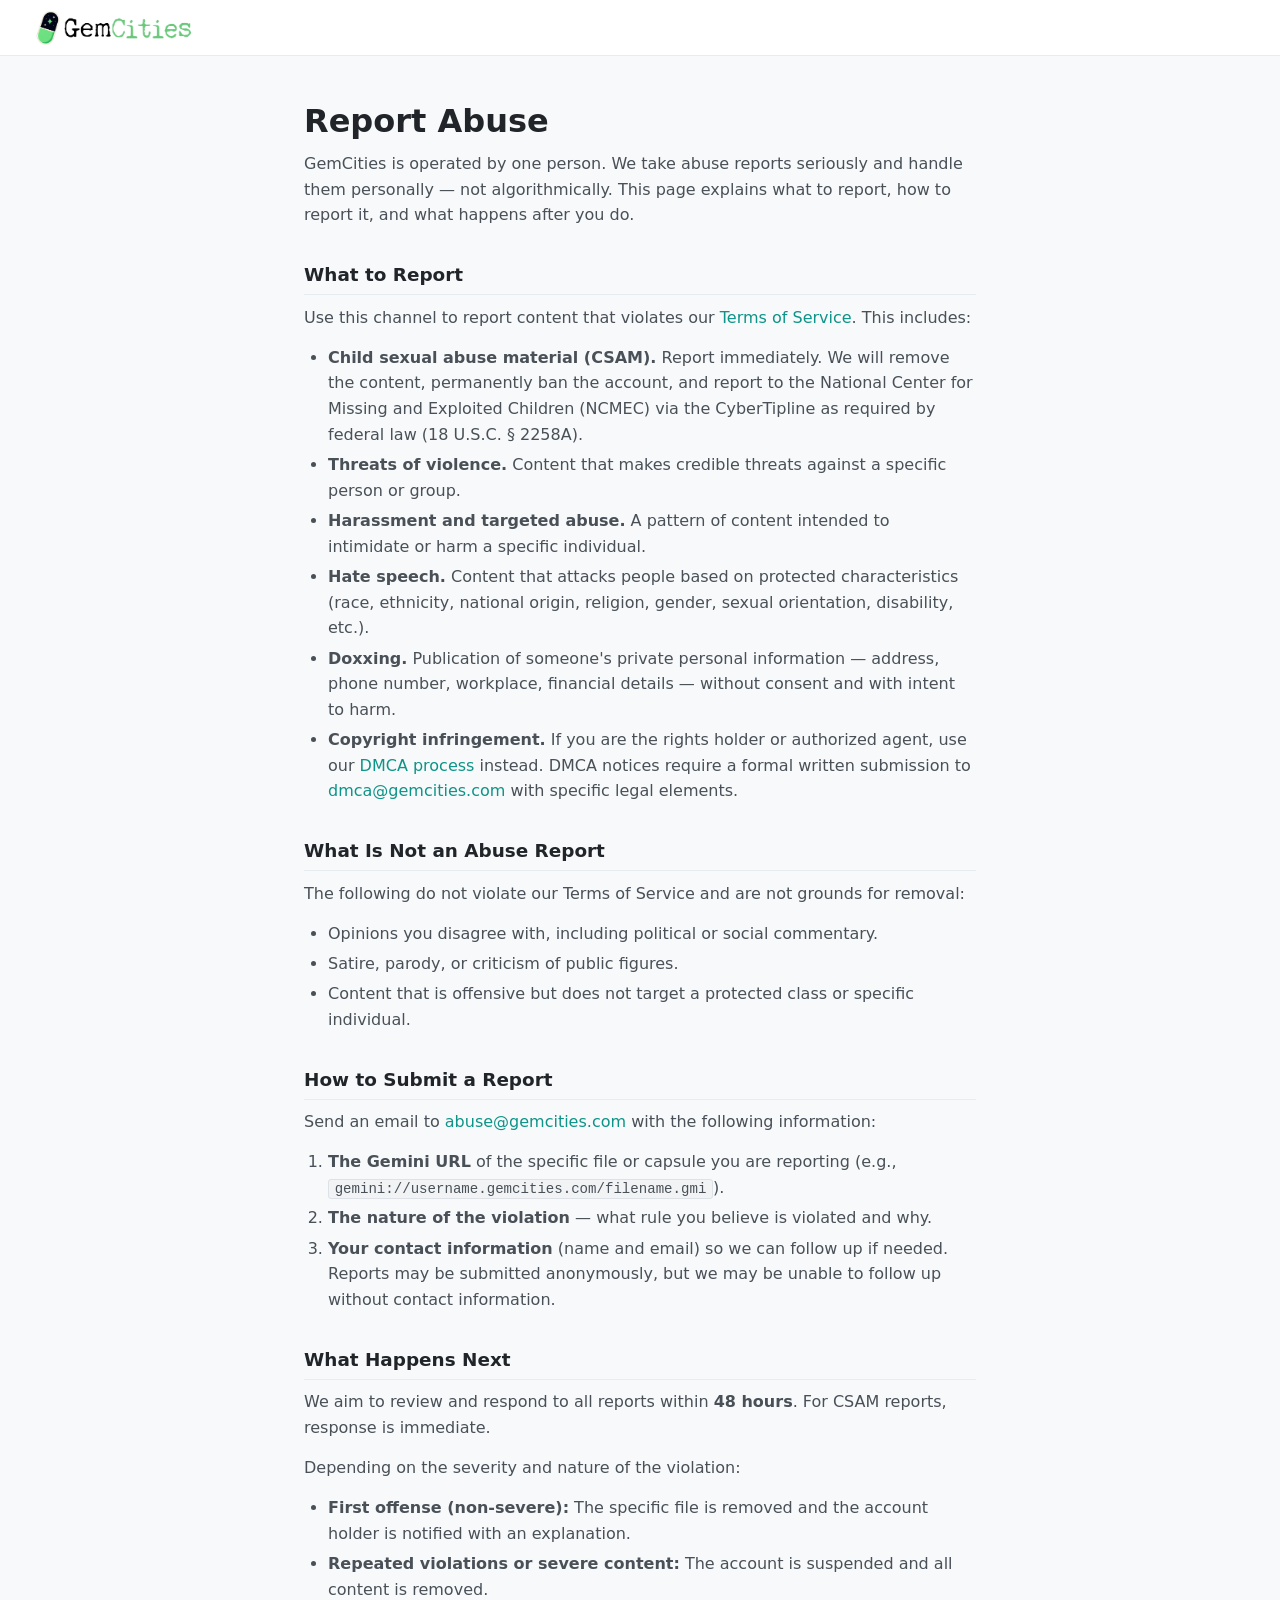
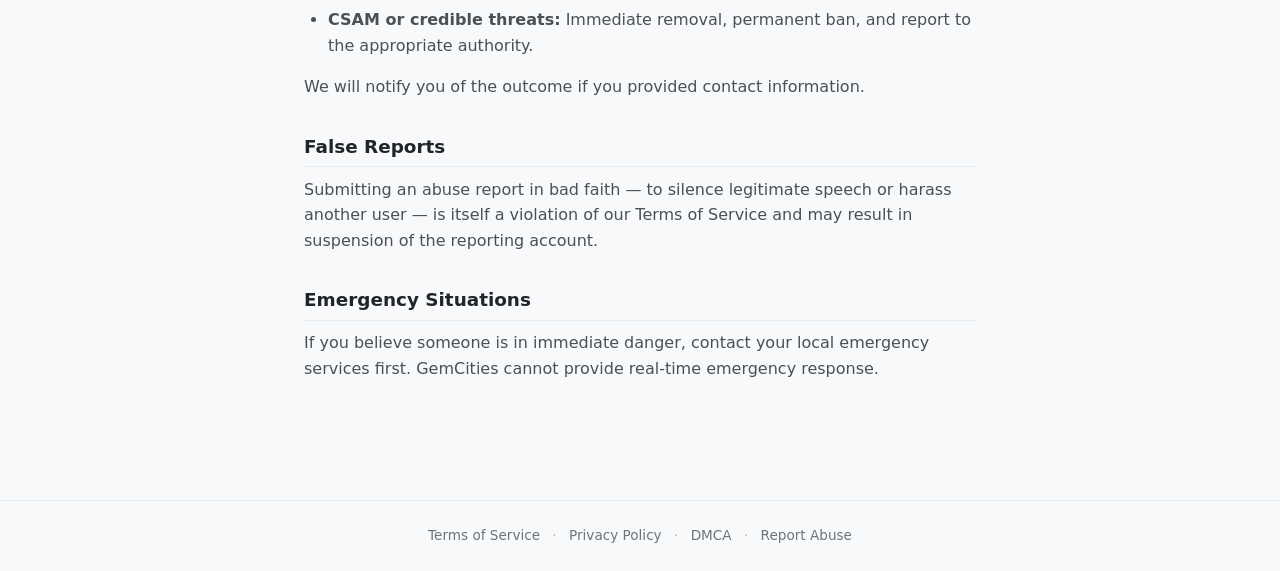
<file: report-abuse.html>
<!DOCTYPE html>
<html lang="en">
<head>
  <meta charset="UTF-8">
  <meta name="viewport" content="width=device-width, initial-scale=1.0">
  <title>Report Abuse — GemCities</title>
  <link rel="stylesheet" href="/static/style.css">
</head>
<body>
  <header>
    <a href="/" class="site-name" aria-label="GemCities"><img src="/img/gemcities-logo.png" alt="GemCities"></a>
  </header>

  <main class="prose">
    <h1>Report Abuse</h1>

    <p>GemCities is operated by one person. We take abuse reports seriously and handle them personally — not algorithmically. This page explains what to report, how to report it, and what happens after you do.</p>

    <h2>What to Report</h2>
    <p>Use this channel to report content that violates our <a href="/terms">Terms of Service</a>. This includes:</p>
    <ul>
      <li><strong>Child sexual abuse material (CSAM).</strong> Report immediately. We will remove the content, permanently ban the account, and report to the National Center for Missing and Exploited Children (NCMEC) via the CyberTipline as required by federal law (18 U.S.C. § 2258A).</li>
      <li><strong>Threats of violence.</strong> Content that makes credible threats against a specific person or group.</li>
      <li><strong>Harassment and targeted abuse.</strong> A pattern of content intended to intimidate or harm a specific individual.</li>
      <li><strong>Hate speech.</strong> Content that attacks people based on protected characteristics (race, ethnicity, national origin, religion, gender, sexual orientation, disability, etc.).</li>
      <li><strong>Doxxing.</strong> Publication of someone's private personal information — address, phone number, workplace, financial details — without consent and with intent to harm.</li>
      <li><strong>Copyright infringement.</strong> If you are the rights holder or authorized agent, use our <a href="/dmca">DMCA process</a> instead. DMCA notices require a formal written submission to <a href="mailto:dmca@gemcities.com">dmca@gemcities.com</a> with specific legal elements.</li>
    </ul>

    <h2>What Is Not an Abuse Report</h2>
    <p>The following do not violate our Terms of Service and are not grounds for removal:</p>
    <ul>
      <li>Opinions you disagree with, including political or social commentary.</li>
      <li>Satire, parody, or criticism of public figures.</li>
      <li>Content that is offensive but does not target a protected class or specific individual.</li>
    </ul>

    <h2>How to Submit a Report</h2>
    <p>Send an email to <a href="mailto:abuse@gemcities.com">abuse@gemcities.com</a> with the following information:</p>
    <ol>
      <li><strong>The Gemini URL</strong> of the specific file or capsule you are reporting (e.g., <code>gemini://username.gemcities.com/filename.gmi</code>).</li>
      <li><strong>The nature of the violation</strong> — what rule you believe is violated and why.</li>
      <li><strong>Your contact information</strong> (name and email) so we can follow up if needed. Reports may be submitted anonymously, but we may be unable to follow up without contact information.</li>
    </ol>

    <h2>What Happens Next</h2>
    <p>We aim to review and respond to all reports within <strong>48 hours</strong>. For CSAM reports, response is immediate.</p>
    <p>Depending on the severity and nature of the violation:</p>
    <ul>
      <li><strong>First offense (non-severe):</strong> The specific file is removed and the account holder is notified with an explanation.</li>
      <li><strong>Repeated violations or severe content:</strong> The account is suspended and all content is removed.</li>
      <li><strong>CSAM or credible threats:</strong> Immediate removal, permanent ban, and report to the appropriate authority.</li>
    </ul>
    <p>We will notify you of the outcome if you provided contact information.</p>

    <h2>False Reports</h2>
    <p>Submitting an abuse report in bad faith — to silence legitimate speech or harass another user — is itself a violation of our Terms of Service and may result in suspension of the reporting account.</p>

    <h2>Emergency Situations</h2>
    <p>If you believe someone is in immediate danger, contact your local emergency services first. GemCities cannot provide real-time emergency response.</p>
  </main>

  <footer>
    <a href="/terms">Terms of Service</a> ·
    <a href="/privacy">Privacy Policy</a> ·
    <a href="/dmca">DMCA</a> ·
    <a href="/report-abuse">Report Abuse</a>
  </footer>
</body>
</html>
</file>
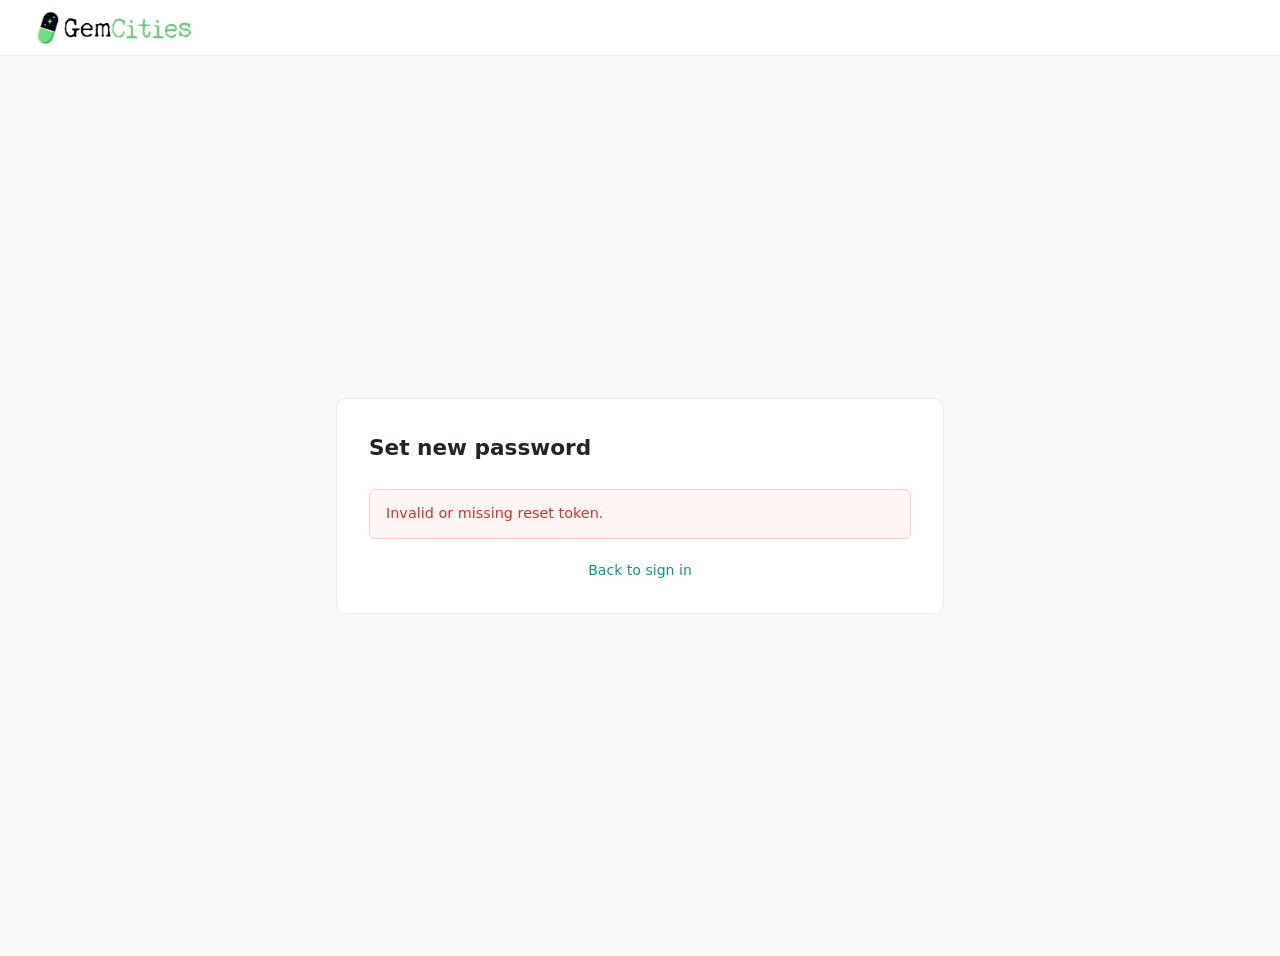
<file: reset-password.html>
<!DOCTYPE html>
<html lang="en">
<head>
  <meta charset="UTF-8">
  <meta name="viewport" content="width=device-width, initial-scale=1.0">
  <title>Set New Password — Gemcities</title>
  <link rel="stylesheet" href="/css/style.css">
</head>
<body>
<nav class="nav">
  <a class="nav-logo" href="/" aria-label="GemCities"><img src="/img/gemcities-logo.png" alt="GemCities"></a>
</nav>
<div class="container page-center">
  <div class="card">
    <h2>Set new password</h2>
    <div id="alert" class="alert" style="display:none"></div>
    <form id="form">
      <div class="form-group">
        <label for="password">New password</label>
        <input id="password" type="password" autocomplete="new-password" required minlength="10">
        <div class="form-hint">At least 10 characters.</div>
      </div>
      <button type="submit" class="btn btn-primary" id="submit-btn" style="width:100%">Set password</button>
    </form>
    <div class="form-footer"><a href="/login.html">Back to sign in</a></div>
  </div>
</div>
<script src="/js/api.js"></script>
<script>
  const token = new URLSearchParams(window.location.search).get('token');
  if (!token) {
    document.getElementById('alert').className = 'alert alert-error';
    document.getElementById('alert').textContent = 'Invalid or missing reset token.';
    document.getElementById('alert').style.display = 'block';
    document.getElementById('form').style.display = 'none';
  }
  document.getElementById('form').addEventListener('submit', async (e) => {
    e.preventDefault();
    const alert = document.getElementById('alert');
    const btn   = document.getElementById('submit-btn');
    btn.disabled = true;
    btn.textContent = 'Saving…';
    try {
      await api.resetPassword(token, document.getElementById('password').value);
      alert.className = 'alert alert-success';
      alert.textContent = 'Password updated. You can now sign in.';
      alert.style.display = 'block';
      document.getElementById('form').style.display = 'none';
    } catch (err) {
      const msgs = { INVALID_TOKEN: 'This link is invalid or already used.', TOKEN_EXPIRED: 'This link has expired.', PASSWORD_TOO_SHORT: 'Password must be at least 10 characters.' };
      alert.className = 'alert alert-error';
      alert.textContent = msgs[err.error] || 'Something went wrong.';
      alert.style.display = 'block';
      btn.disabled = false;
      btn.textContent = 'Set password';
    }
  });
</script>
</body>
</html>
</file>
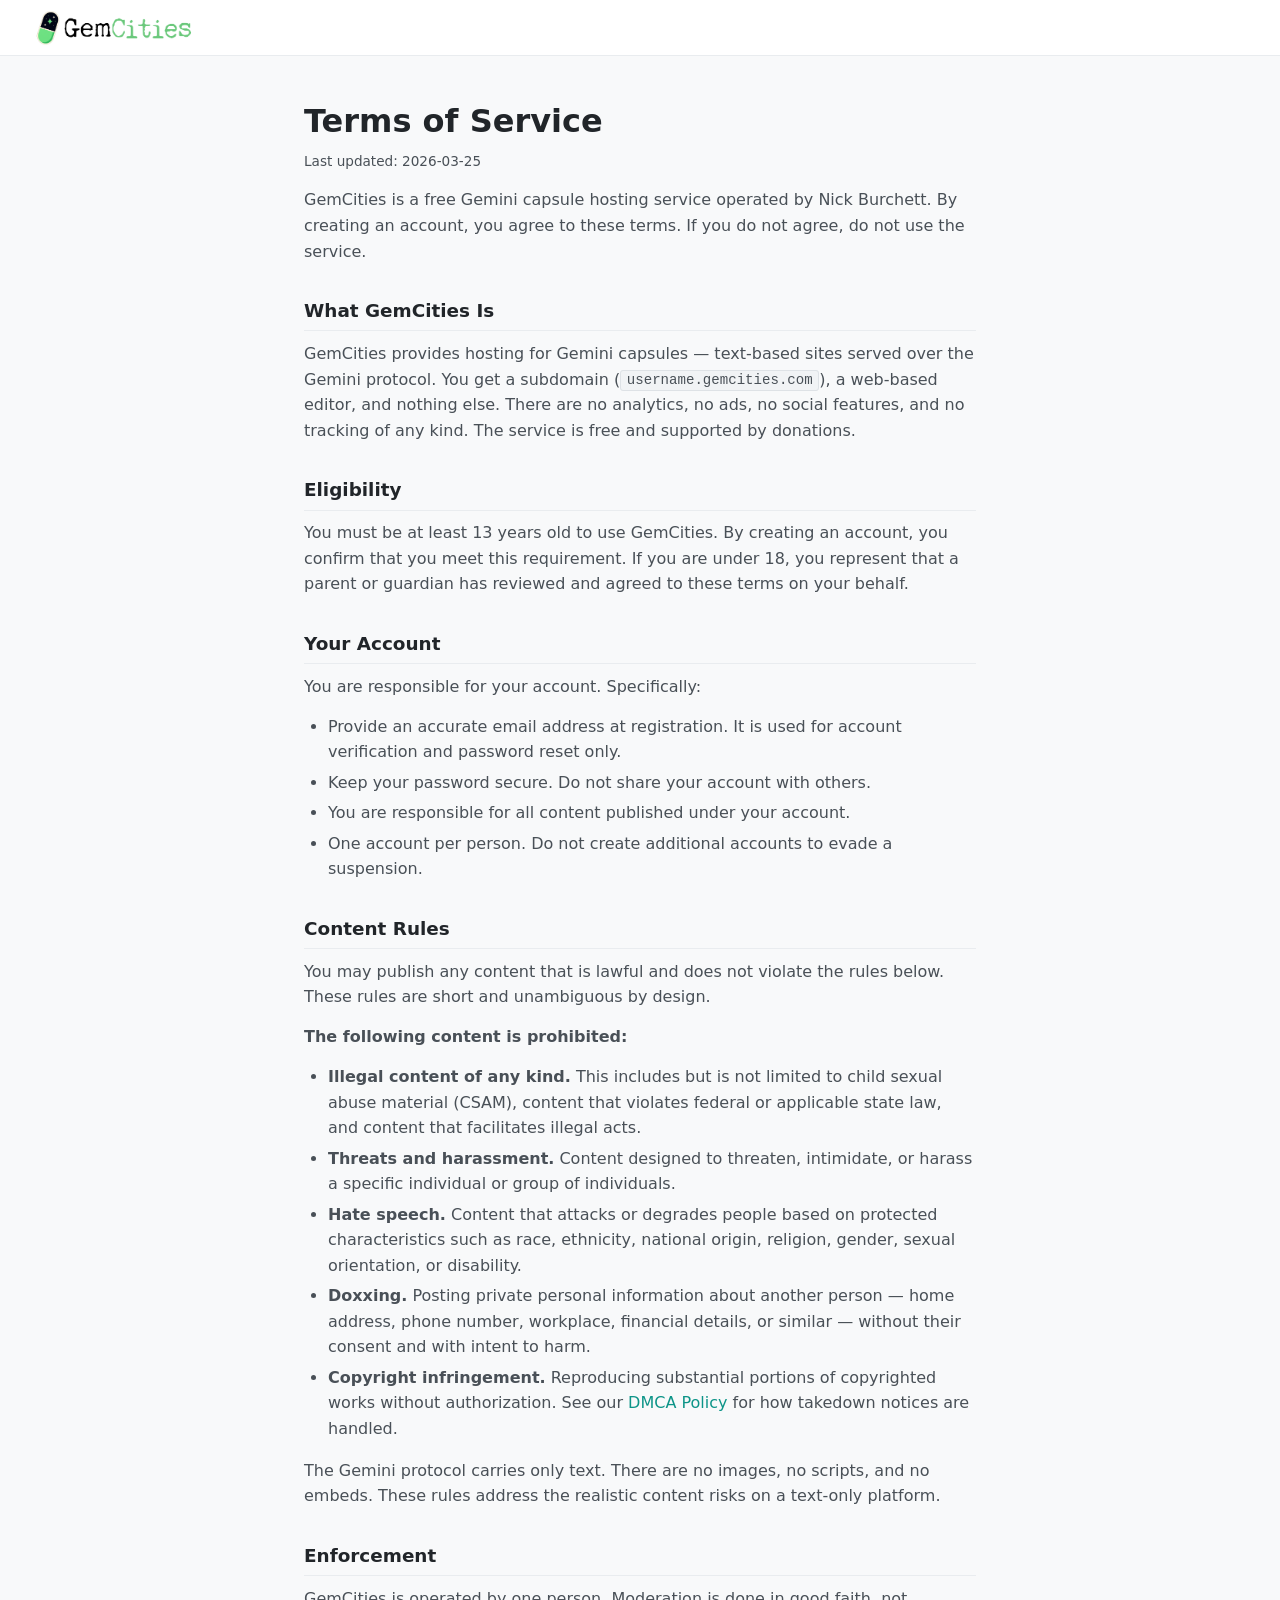
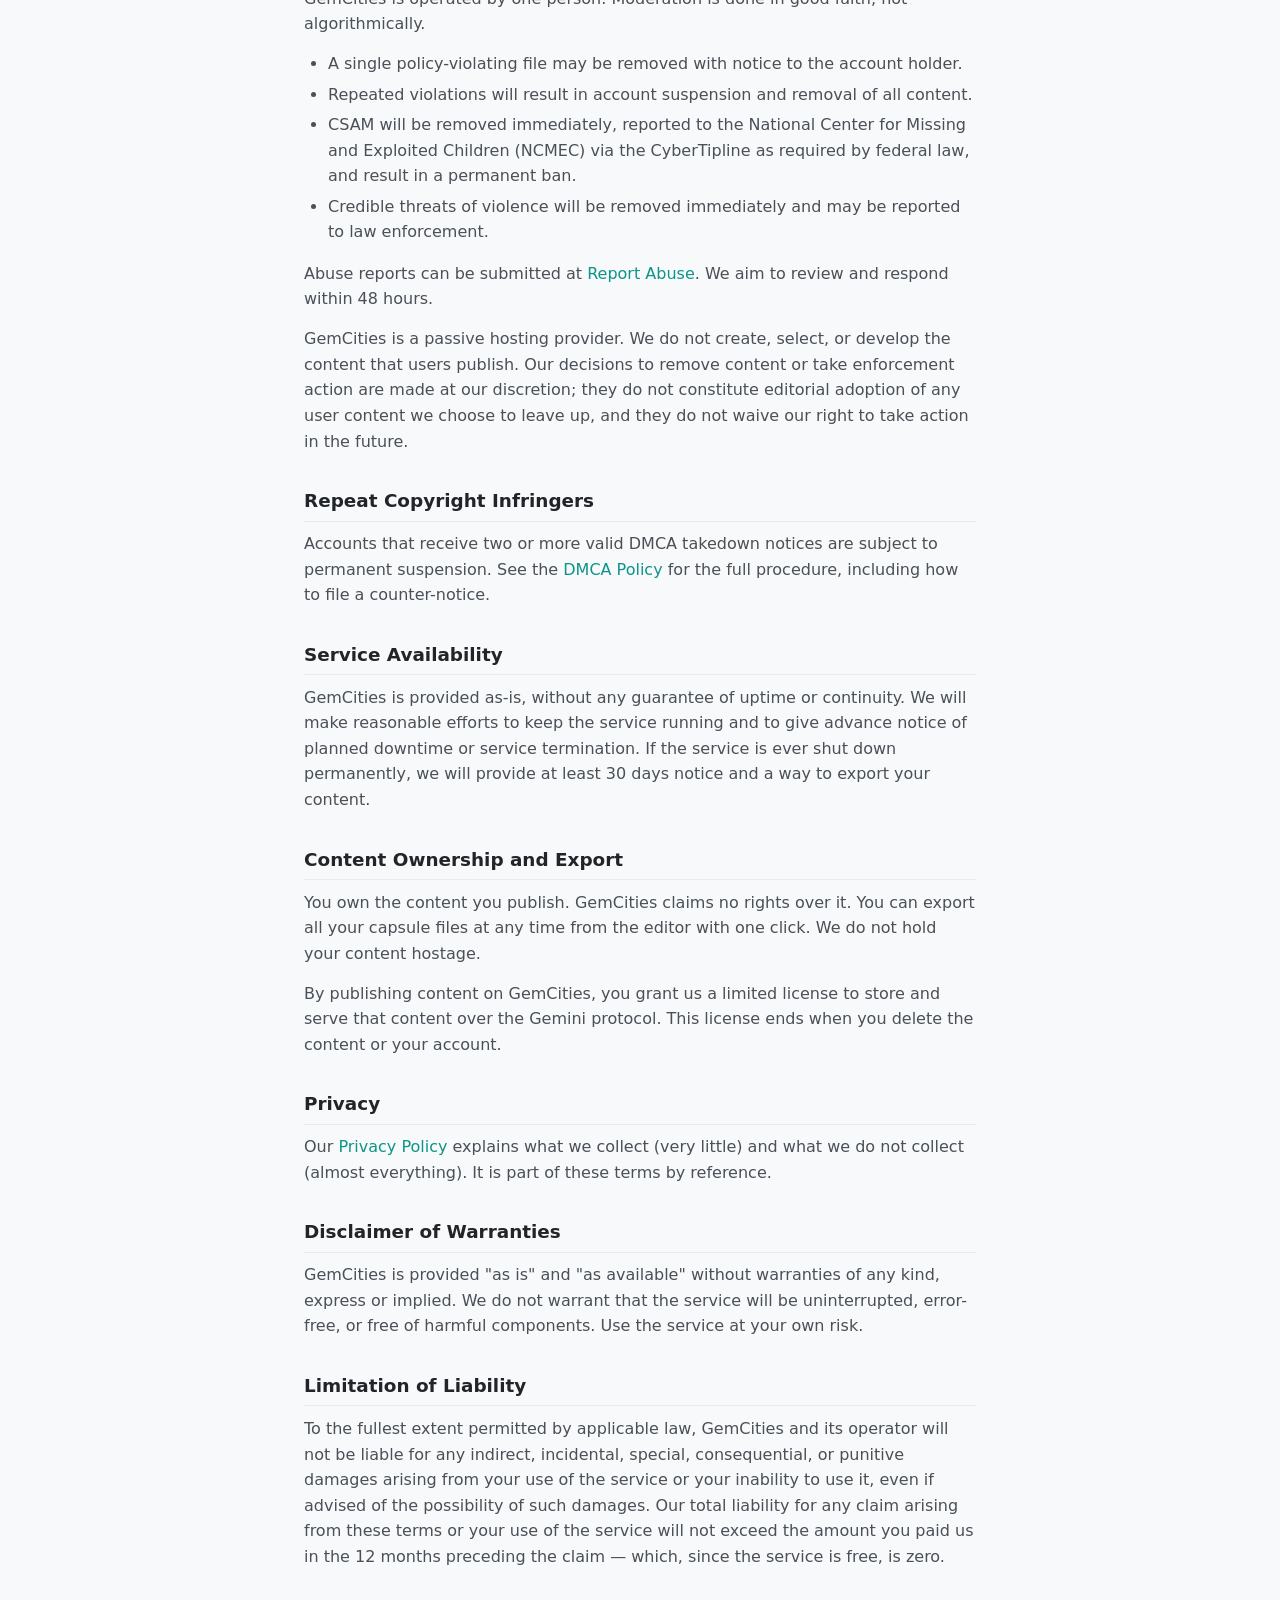
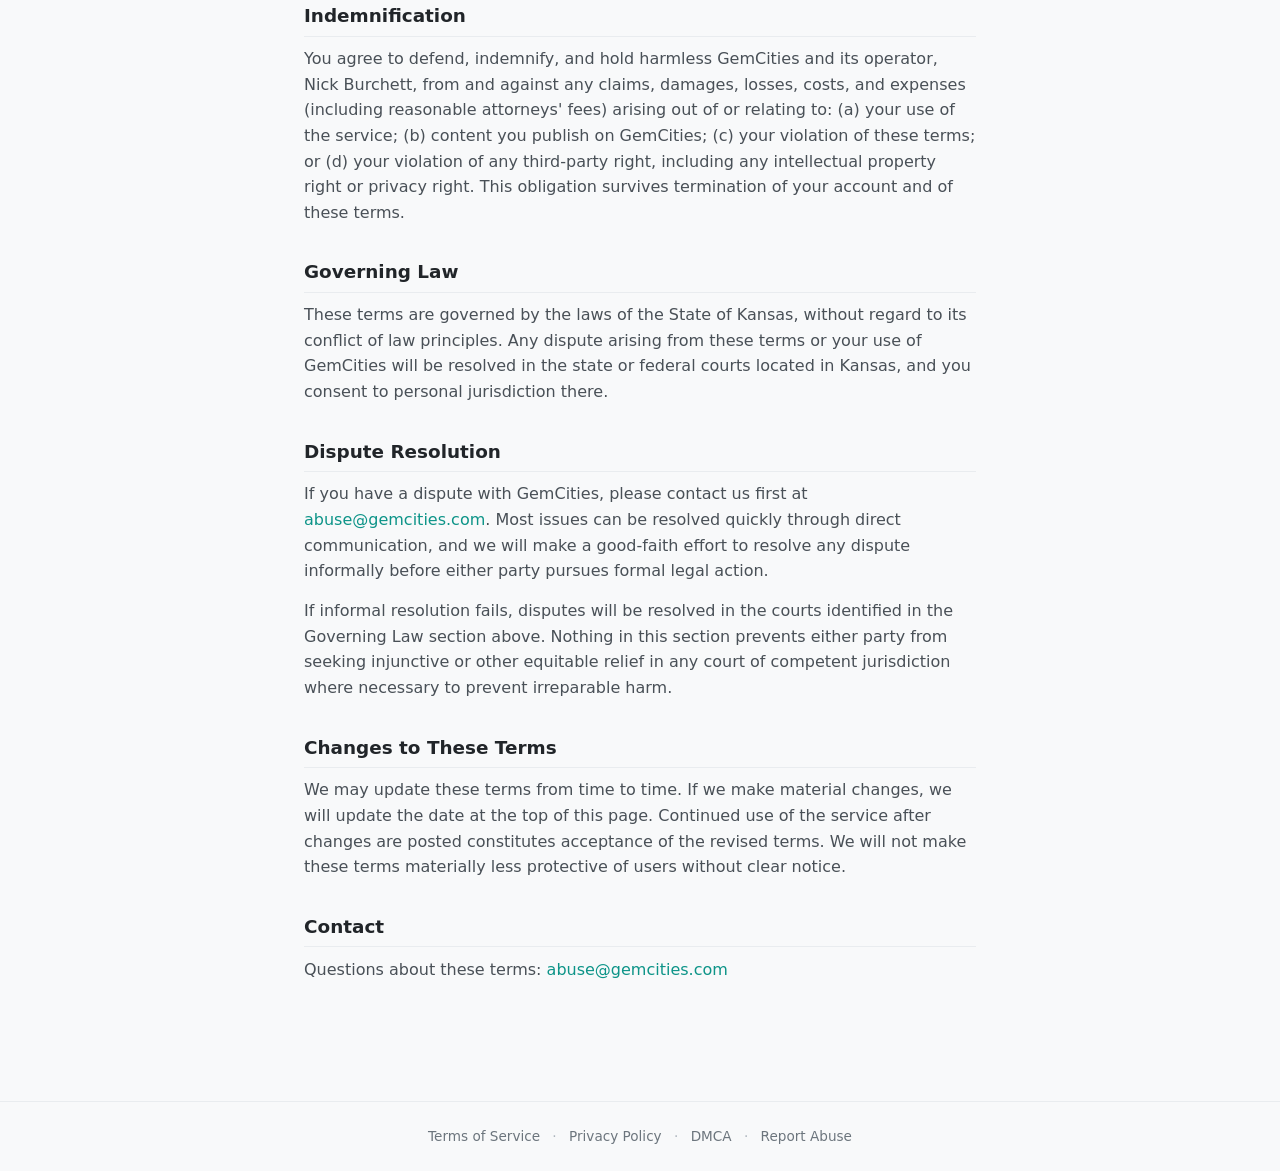
<file: terms.html>
<!DOCTYPE html>
<html lang="en">
<head>
  <meta charset="UTF-8">
  <meta name="viewport" content="width=device-width, initial-scale=1.0">
  <title>Terms of Service — GemCities</title>
  <link rel="stylesheet" href="/static/style.css">
</head>
<body>
  <header>
    <a href="/" class="site-name" aria-label="GemCities"><img src="/img/gemcities-logo.png" alt="GemCities"></a>
  </header>

  <main class="prose">
    <h1>Terms of Service</h1>
    <p class="updated">Last updated: 2026-03-25</p>

    <p>GemCities is a free Gemini capsule hosting service operated by Nick Burchett. By creating an account, you agree to these terms. If you do not agree, do not use the service.</p>

    <h2>What GemCities Is</h2>
    <p>GemCities provides hosting for Gemini capsules — text-based sites served over the Gemini protocol. You get a subdomain (<code>username.gemcities.com</code>), a web-based editor, and nothing else. There are no analytics, no ads, no social features, and no tracking of any kind. The service is free and supported by donations.</p>

    <h2>Eligibility</h2>
    <p>You must be at least 13 years old to use GemCities. By creating an account, you confirm that you meet this requirement. If you are under 18, you represent that a parent or guardian has reviewed and agreed to these terms on your behalf.</p>

    <h2>Your Account</h2>
    <p>You are responsible for your account. Specifically:</p>
    <ul>
      <li>Provide an accurate email address at registration. It is used for account verification and password reset only.</li>
      <li>Keep your password secure. Do not share your account with others.</li>
      <li>You are responsible for all content published under your account.</li>
      <li>One account per person. Do not create additional accounts to evade a suspension.</li>
    </ul>

    <h2>Content Rules</h2>
    <p>You may publish any content that is lawful and does not violate the rules below. These rules are short and unambiguous by design.</p>
    <p><strong>The following content is prohibited:</strong></p>
    <ul>
      <li><strong>Illegal content of any kind.</strong> This includes but is not limited to child sexual abuse material (CSAM), content that violates federal or applicable state law, and content that facilitates illegal acts.</li>
      <li><strong>Threats and harassment.</strong> Content designed to threaten, intimidate, or harass a specific individual or group of individuals.</li>
      <li><strong>Hate speech.</strong> Content that attacks or degrades people based on protected characteristics such as race, ethnicity, national origin, religion, gender, sexual orientation, or disability.</li>
      <li><strong>Doxxing.</strong> Posting private personal information about another person — home address, phone number, workplace, financial details, or similar — without their consent and with intent to harm.</li>
      <li><strong>Copyright infringement.</strong> Reproducing substantial portions of copyrighted works without authorization. See our <a href="/dmca">DMCA Policy</a> for how takedown notices are handled.</li>
    </ul>
    <p>The Gemini protocol carries only text. There are no images, no scripts, and no embeds. These rules address the realistic content risks on a text-only platform.</p>

    <h2>Enforcement</h2>
    <p>GemCities is operated by one person. Moderation is done in good faith, not algorithmically.</p>
    <ul>
      <li>A single policy-violating file may be removed with notice to the account holder.</li>
      <li>Repeated violations will result in account suspension and removal of all content.</li>
      <li>CSAM will be removed immediately, reported to the National Center for Missing and Exploited Children (NCMEC) via the CyberTipline as required by federal law, and result in a permanent ban.</li>
      <li>Credible threats of violence will be removed immediately and may be reported to law enforcement.</li>
    </ul>
    <p>Abuse reports can be submitted at <a href="/report-abuse">Report Abuse</a>. We aim to review and respond within 48 hours.</p>
    <p>GemCities is a passive hosting provider. We do not create, select, or develop the content that users publish. Our decisions to remove content or take enforcement action are made at our discretion; they do not constitute editorial adoption of any user content we choose to leave up, and they do not waive our right to take action in the future.</p>

    <h2>Repeat Copyright Infringers</h2>
    <p>Accounts that receive two or more valid DMCA takedown notices are subject to permanent suspension. See the <a href="/dmca">DMCA Policy</a> for the full procedure, including how to file a counter-notice.</p>

    <h2>Service Availability</h2>
    <p>GemCities is provided as-is, without any guarantee of uptime or continuity. We will make reasonable efforts to keep the service running and to give advance notice of planned downtime or service termination. If the service is ever shut down permanently, we will provide at least 30 days notice and a way to export your content.</p>

    <h2>Content Ownership and Export</h2>
    <p>You own the content you publish. GemCities claims no rights over it. You can export all your capsule files at any time from the editor with one click. We do not hold your content hostage.</p>
    <p>By publishing content on GemCities, you grant us a limited license to store and serve that content over the Gemini protocol. This license ends when you delete the content or your account.</p>

    <h2>Privacy</h2>
    <p>Our <a href="/privacy">Privacy Policy</a> explains what we collect (very little) and what we do not collect (almost everything). It is part of these terms by reference.</p>

    <h2>Disclaimer of Warranties</h2>
    <p>GemCities is provided "as is" and "as available" without warranties of any kind, express or implied. We do not warrant that the service will be uninterrupted, error-free, or free of harmful components. Use the service at your own risk.</p>

    <h2>Limitation of Liability</h2>
    <p>To the fullest extent permitted by applicable law, GemCities and its operator will not be liable for any indirect, incidental, special, consequential, or punitive damages arising from your use of the service or your inability to use it, even if advised of the possibility of such damages. Our total liability for any claim arising from these terms or your use of the service will not exceed the amount you paid us in the 12 months preceding the claim — which, since the service is free, is zero.</p>

    <h2>Indemnification</h2>
    <p>You agree to defend, indemnify, and hold harmless GemCities and its operator, Nick Burchett, from and against any claims, damages, losses, costs, and expenses (including reasonable attorneys' fees) arising out of or relating to: (a) your use of the service; (b) content you publish on GemCities; (c) your violation of these terms; or (d) your violation of any third-party right, including any intellectual property right or privacy right. This obligation survives termination of your account and of these terms.</p>

    <h2>Governing Law</h2>
    <p>These terms are governed by the laws of the State of Kansas, without regard to its conflict of law principles. Any dispute arising from these terms or your use of GemCities will be resolved in the state or federal courts located in Kansas, and you consent to personal jurisdiction there.</p>

    <h2>Dispute Resolution</h2>
    <p>If you have a dispute with GemCities, please contact us first at <a href="mailto:abuse@gemcities.com">abuse@gemcities.com</a>. Most issues can be resolved quickly through direct communication, and we will make a good-faith effort to resolve any dispute informally before either party pursues formal legal action.</p>
    <p>If informal resolution fails, disputes will be resolved in the courts identified in the Governing Law section above. Nothing in this section prevents either party from seeking injunctive or other equitable relief in any court of competent jurisdiction where necessary to prevent irreparable harm.</p>

    <h2>Changes to These Terms</h2>
    <p>We may update these terms from time to time. If we make material changes, we will update the date at the top of this page. Continued use of the service after changes are posted constitutes acceptance of the revised terms. We will not make these terms materially less protective of users without clear notice.</p>

    <h2>Contact</h2>
    <p>Questions about these terms: <a href="mailto:abuse@gemcities.com">abuse@gemcities.com</a></p>
  </main>

  <footer>
    <a href="/terms">Terms of Service</a> ·
    <a href="/privacy">Privacy Policy</a> ·
    <a href="/dmca">DMCA</a> ·
    <a href="/report-abuse">Report Abuse</a>
  </footer>
</body>
</html>
</file>
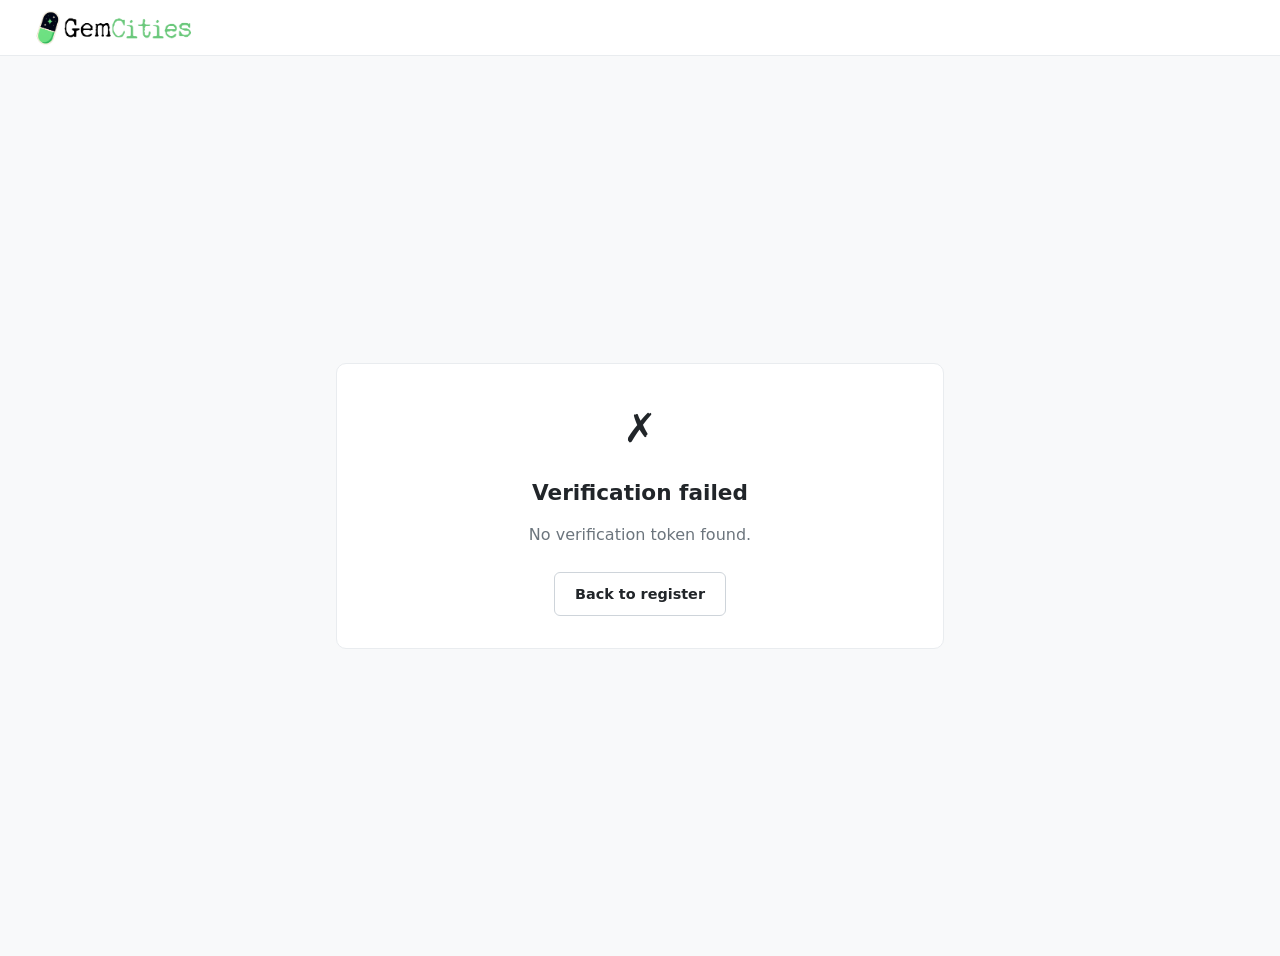
<file: verify-email.html>
<!DOCTYPE html>
<html lang="en">
<head>
  <meta charset="UTF-8">
  <meta name="viewport" content="width=device-width, initial-scale=1.0">
  <title>Verify Email — Gemcities</title>
  <link rel="stylesheet" href="/css/style.css">
</head>
<body>
<nav class="nav">
  <a class="nav-logo" href="/" aria-label="GemCities"><img src="/img/gemcities-logo.png" alt="GemCities"></a>
</nav>
<div class="container page-center">
  <div class="card" style="text-align:center">
    <div id="loading">Verifying your email…</div>
    <div id="success" style="display:none">
      <div style="font-size:2.5rem;margin-bottom:1rem">✓</div>
      <h2 style="margin-bottom:0.75rem">Email verified</h2>
      <p style="color:#6c757d;margin-bottom:1.5rem">Your capsule is ready. Sign in to start writing.</p>
      <a href="/login.html" class="btn btn-primary">Sign in</a>
    </div>
    <div id="error" style="display:none">
      <div style="font-size:2.5rem;margin-bottom:1rem">✗</div>
      <h2 style="margin-bottom:0.75rem">Verification failed</h2>
      <p id="error-msg" style="color:#6c757d;margin-bottom:1.5rem"></p>
      <a href="/register.html" class="btn btn-secondary">Back to register</a>
    </div>
  </div>
</div>
<script src="/js/api.js"></script>
<script>
  (async () => {
    const token = new URLSearchParams(window.location.search).get('token');
    if (!token) {
      document.getElementById('loading').style.display = 'none';
      document.getElementById('error-msg').textContent = 'No verification token found.';
      document.getElementById('error').style.display = 'block';
      return;
    }
    try {
      await api.verifyEmail(token);
      document.getElementById('loading').style.display = 'none';
      document.getElementById('success').style.display = 'block';
    } catch (err) {
      document.getElementById('loading').style.display = 'none';
      const msgs = { INVALID_TOKEN: 'This link is invalid or has already been used.', TOKEN_EXPIRED: 'This link has expired. Please register again.' };
      document.getElementById('error-msg').textContent = msgs[err.error] || 'Verification failed.';
      document.getElementById('error').style.display = 'block';
    }
  })();
</script>
</body>
</html>
</file>
<file: css/style.css>
/* ── reset ── */
*, *::before, *::after { box-sizing: border-box; margin: 0; padding: 0; }
html { font-size: 16px; }
body { font-family: system-ui, -apple-system, sans-serif; background: #f8f9fa; color: #212529; line-height: 1.6; }
a { color: #0d9488; text-decoration: none; }
a:hover { text-decoration: underline; }
button { cursor: pointer; font: inherit; }

/* ── layout ── */
.container { max-width: 640px; margin: 0 auto; padding: 2rem 1rem; }
.page-center { min-height: 100vh; display: flex; flex-direction: column; justify-content: center; }

/* ── nav ── */
.nav { background: #fff; border-bottom: 1px solid #e9ecef; padding: 0 1.5rem; height: 56px; display: flex; align-items: center; justify-content: space-between; position: sticky; top: 0; z-index: 10; }
.nav-logo { display: inline-flex; align-items: center; font-weight: 700; font-size: 1.1rem; color: #212529; letter-spacing: -0.02em; line-height: 1; }
.nav-logo img { display: block; flex-shrink: 0; height: 48px; max-height: calc(100% - 8px); width: auto; max-width: 44vw; }
.nav-logo span { color: #0d9488; }
.nav-links { display: flex; gap: 1rem; align-items: center; }
.nav-links a { font-size: 0.9rem; color: #6c757d; }
.nav-links a:hover { color: #212529; text-decoration: none; }

/* ── hero ── */
.hero { padding: 5rem 1rem 3rem; text-align: center; }
.hero h1 { font-size: 2.5rem; font-weight: 800; letter-spacing: -0.03em; margin-bottom: 1rem; }
.hero h1 span { color: #0d9488; }
.hero p { font-size: 1.15rem; color: #6c757d; max-width: 520px; margin: 0 auto 2rem; }
.hero-actions { display: flex; gap: 1rem; justify-content: center; flex-wrap: wrap; }

/* ── how it works ── */
.steps { background: #fff; border-top: 1px solid #e9ecef; border-bottom: 1px solid #e9ecef; padding: 3rem 1rem; }
.steps-inner { max-width: 800px; margin: 0 auto; }
.steps h2 { text-align: center; font-size: 1.4rem; margin-bottom: 2rem; }
.steps-grid { display: grid; grid-template-columns: repeat(auto-fit, minmax(200px, 1fr)); gap: 2rem; }
.step { text-align: center; }
.step-num { width: 40px; height: 40px; border-radius: 50%; background: #0d9488; color: #fff; font-weight: 700; display: flex; align-items: center; justify-content: center; margin: 0 auto 0.75rem; }
.step h3 { font-size: 1rem; margin-bottom: 0.4rem; }
.step p { font-size: 0.9rem; color: #6c757d; }

/* ── access + about sections ── */
.access, .about, .forum { max-width: 680px; margin: 3rem auto; padding: 0 1rem; }
.access h2, .about h2, .forum h2 { font-size: 1.4rem; margin-bottom: 1rem; }
.access p, .about p, .forum p { color: #495057; margin-bottom: 0.75rem; font-size: 0.95rem; }
.access { border-bottom: 1px solid #e9ecef; padding-bottom: 2.5rem; }
.about { border-bottom: 1px solid #e9ecef; padding-bottom: 2.5rem; }

/* ── footer ── */
.footer { border-top: 1px solid #e9ecef; padding: 1.5rem 1rem; text-align: center; font-size: 0.85rem; color: #adb5bd; }
.footer a { color: #6c757d; margin: 0 0.5rem; }

/* ── buttons ── */
.btn { display: inline-flex; align-items: center; gap: 0.4rem; padding: 0.6rem 1.25rem; border-radius: 6px; font-weight: 600; font-size: 0.9rem; border: none; transition: opacity 0.15s; }
.btn:hover { opacity: 0.88; text-decoration: none; }
.btn-primary { background: #0d9488; color: #fff; }
.btn-secondary { background: #fff; color: #212529; border: 1px solid #ced4da; }
.btn-danger { background: #dc3545; color: #fff; }
.btn-donate { background: #fff0f0; color: #b91c1c; border: 1px solid #fecaca; }
.btn-sm { padding: 0.35rem 0.85rem; font-size: 0.82rem; }
.btn:disabled { opacity: 0.55; cursor: not-allowed; }

/* ── forms ── */
.card { background: #fff; border: 1px solid #e9ecef; border-radius: 10px; padding: 2rem; }
.card h2 { font-size: 1.35rem; margin-bottom: 1.5rem; }
.form-group { margin-bottom: 1.1rem; }
label { display: block; font-size: 0.88rem; font-weight: 600; margin-bottom: 0.3rem; color: #495057; }
input[type=text], input[type=email], input[type=password] {
  width: 100%; padding: 0.55rem 0.75rem; border: 1px solid #ced4da;
  border-radius: 6px; font: inherit; font-size: 0.95rem; background: #fff;
  transition: border-color 0.15s; outline: none;
}
input:focus { border-color: #0d9488; box-shadow: 0 0 0 3px rgba(13,148,136,.15); }
.form-hint { font-size: 0.8rem; color: #6c757d; margin-top: 0.25rem; }
.form-footer { margin-top: 1.25rem; font-size: 0.88rem; color: #6c757d; text-align: center; }
.form-footer a { color: #0d9488; }

/* ── alerts ── */
.alert { padding: 0.75rem 1rem; border-radius: 6px; font-size: 0.9rem; margin-bottom: 1rem; }
.alert-error { background: #fff5f5; color: #c0392b; border: 1px solid #fecaca; }
.alert-success { background: #f0fdf4; color: #16a34a; border: 1px solid #bbf7d0; }
.alert-info { background: #f0f9ff; color: #0369a1; border: 1px solid #bae6fd; }

/* ── editor layout ── */
.editor-shell { display: grid; grid-template-columns: 220px 1fr 1fr; grid-template-rows: 56px 1fr; height: 100vh; overflow: hidden; }
.editor-nav { grid-column: 1 / -1; background: #fff; border-bottom: 1px solid #e9ecef; display: flex; align-items: center; padding: 0 1rem; gap: 0.75rem; }
.editor-nav .nav-logo { margin-right: auto; }
.editor-sidebar { border-right: 1px solid #e9ecef; background: #fff; overflow: hidden; display: flex; flex-direction: column; }
.editor-pane { display: flex; flex-direction: column; border-right: 1px solid #e9ecef; }
.editor-preview { overflow-y: auto; background: #fff; }
.pane-header { padding: 0.5rem 0.75rem; border-bottom: 1px solid #e9ecef; font-size: 0.78rem; font-weight: 600; text-transform: uppercase; letter-spacing: 0.06em; color: #6c757d; display: flex; align-items: center; justify-content: space-between; gap: 0.5rem; flex-shrink: 0; }
.pane-header-actions { display: flex; gap: 0.3rem; }

/* ── file tree ── */
.file-tree { flex: 1; overflow-y: auto; padding: 0.5rem 0; }
.tree-item { display: flex; align-items: center; gap: 0.4rem; padding: 0.3rem 0.75rem; font-size: 0.875rem; cursor: pointer; user-select: none; color: #495057; border-radius: 0; }
.tree-item:hover { background: #f8f9fa; }
.tree-item.active { background: #e6f3f2; color: #0d9488; font-weight: 600; }
.tree-item.is-dir { font-weight: 600; color: #212529; }
.tree-item.drag-over { background: #ccfbf1; outline: 2px dashed #0d9488; outline-offset: -2px; }
.tree-item .icon { font-size: 0.85rem; opacity: 0.7; flex-shrink: 0; }
.tree-empty { padding: 1rem 0.75rem; font-size: 0.85rem; color: #adb5bd; }

/* ── textarea ── */
#editor-textarea { flex: 1; width: 100%; border: none; outline: none; resize: none; font-family: 'Fira Code', 'Cascadia Code', 'Consolas', monospace; font-size: 0.9rem; line-height: 1.65; padding: 1rem; background: #fff; color: #212529; }
.filename-display { font-size: 0.85rem; color: #6c757d; font-family: monospace; overflow: hidden; text-overflow: ellipsis; white-space: nowrap; max-width: 200px; }
.unsaved-dot { color: #e67e22; font-size: 1.2rem; line-height: 1; }

/* ── gemtext preview ── */
.gemtext-preview { padding: 1.5rem; font-size: 0.95rem; line-height: 1.75; }
.gemtext-preview h1 { font-size: 1.6rem; margin: 0 0 1rem; }
.gemtext-preview h2 { font-size: 1.3rem; margin: 1.25rem 0 0.75rem; }
.gemtext-preview h3 { font-size: 1.1rem; margin: 1rem 0 0.5rem; }
.gemtext-preview p { margin-bottom: 0.6rem; }
.gemtext-preview a { color: #0d9488; }
.gemtext-preview .gmi-link { display: block; margin: 0.25rem 0; }
.gemtext-preview ul { padding-left: 1.5rem; margin-bottom: 0.6rem; }
.gemtext-preview li { margin-bottom: 0.2rem; }
.gemtext-preview blockquote { border-left: 3px solid #ced4da; padding-left: 1rem; color: #6c757d; margin: 0.5rem 0; }
.gemtext-preview pre { background: #f8f9fa; border: 1px solid #e9ecef; border-radius: 6px; padding: 1rem; overflow-x: auto; font-size: 0.85rem; margin: 0.75rem 0; white-space: pre; }

/* ── modal ── */
.modal-overlay { position: fixed; inset: 0; background: rgba(0,0,0,.4); display: flex; align-items: center; justify-content: center; z-index: 100; }
.modal-overlay.hidden { display: none; }
.modal { background: #fff; border-radius: 10px; padding: 1.5rem; width: 100%; max-width: 400px; }
.modal h3 { margin-bottom: 1rem; }
.modal-actions { display: flex; gap: 0.75rem; justify-content: flex-end; margin-top: 1.25rem; }

/* ── toast ── */
#toast { position: fixed; bottom: 1.5rem; right: 1.5rem; background: #212529; color: #fff; padding: 0.6rem 1rem; border-radius: 6px; font-size: 0.875rem; opacity: 0; transition: opacity 0.2s; pointer-events: none; z-index: 200; }
#toast.show { opacity: 1; }

/* ── responsive ── */
@media (max-width: 768px) {
  .editor-shell { grid-template-columns: 1fr; grid-template-rows: 56px auto 1fr; }
  .editor-sidebar { display: none; }
  .editor-preview { display: none; }
  .editor-pane { border-right: none; }
  .hero h1 { font-size: 1.8rem; }
}
</file>
<file: static/style.css>
/* GemCities — static/prose page styles (terms, privacy, dmca, report-abuse) */
*, *::before, *::after { box-sizing: border-box; margin: 0; padding: 0; }
html { font-size: 16px; }
body { font-family: system-ui, -apple-system, sans-serif; background: #f8f9fa; color: #212529; line-height: 1.6; }
a { color: #0d9488; text-decoration: none; }
a:hover { text-decoration: underline; }

header { background: #fff; border-bottom: 1px solid #e9ecef; padding: 0 1.5rem; height: 56px; display: flex; align-items: center; }
.site-name { display: inline-flex; align-items: center; font-weight: 700; font-size: 1.1rem; color: #212529; letter-spacing: -0.02em; line-height: 1; }
.site-name img { display: block; flex-shrink: 0; height: 48px; max-height: calc(100% - 8px); width: auto; max-width: 44vw; }

.prose { max-width: 720px; margin: 2.5rem auto; padding: 0 1.5rem 4rem; }
.prose h1 { font-size: 2rem; font-weight: 800; margin-bottom: 0.25rem; }
.prose h2 { font-size: 1.15rem; font-weight: 700; margin: 2rem 0 0.6rem; padding-bottom: 0.3rem; border-bottom: 1px solid #e9ecef; }
.prose p { margin-bottom: 0.9rem; color: #495057; }
.prose ul, .prose ol { margin: 0 0 1rem 1.5rem; }
.prose li { margin-bottom: 0.3rem; color: #495057; }
.prose code { background: #f1f3f5; border: 1px solid #dee2e6; border-radius: 3px; padding: 0.1em 0.4em; font-size: 0.88em; font-family: monospace; }
.updated { font-size: 0.85rem; color: #adb5bd; margin-bottom: 2rem; display: block; }

footer { border-top: 1px solid #e9ecef; padding: 1.5rem 1rem; text-align: center; font-size: 0.85rem; color: #adb5bd; }
footer a { color: #6c757d; margin: 0 0.5rem; }
</file>
